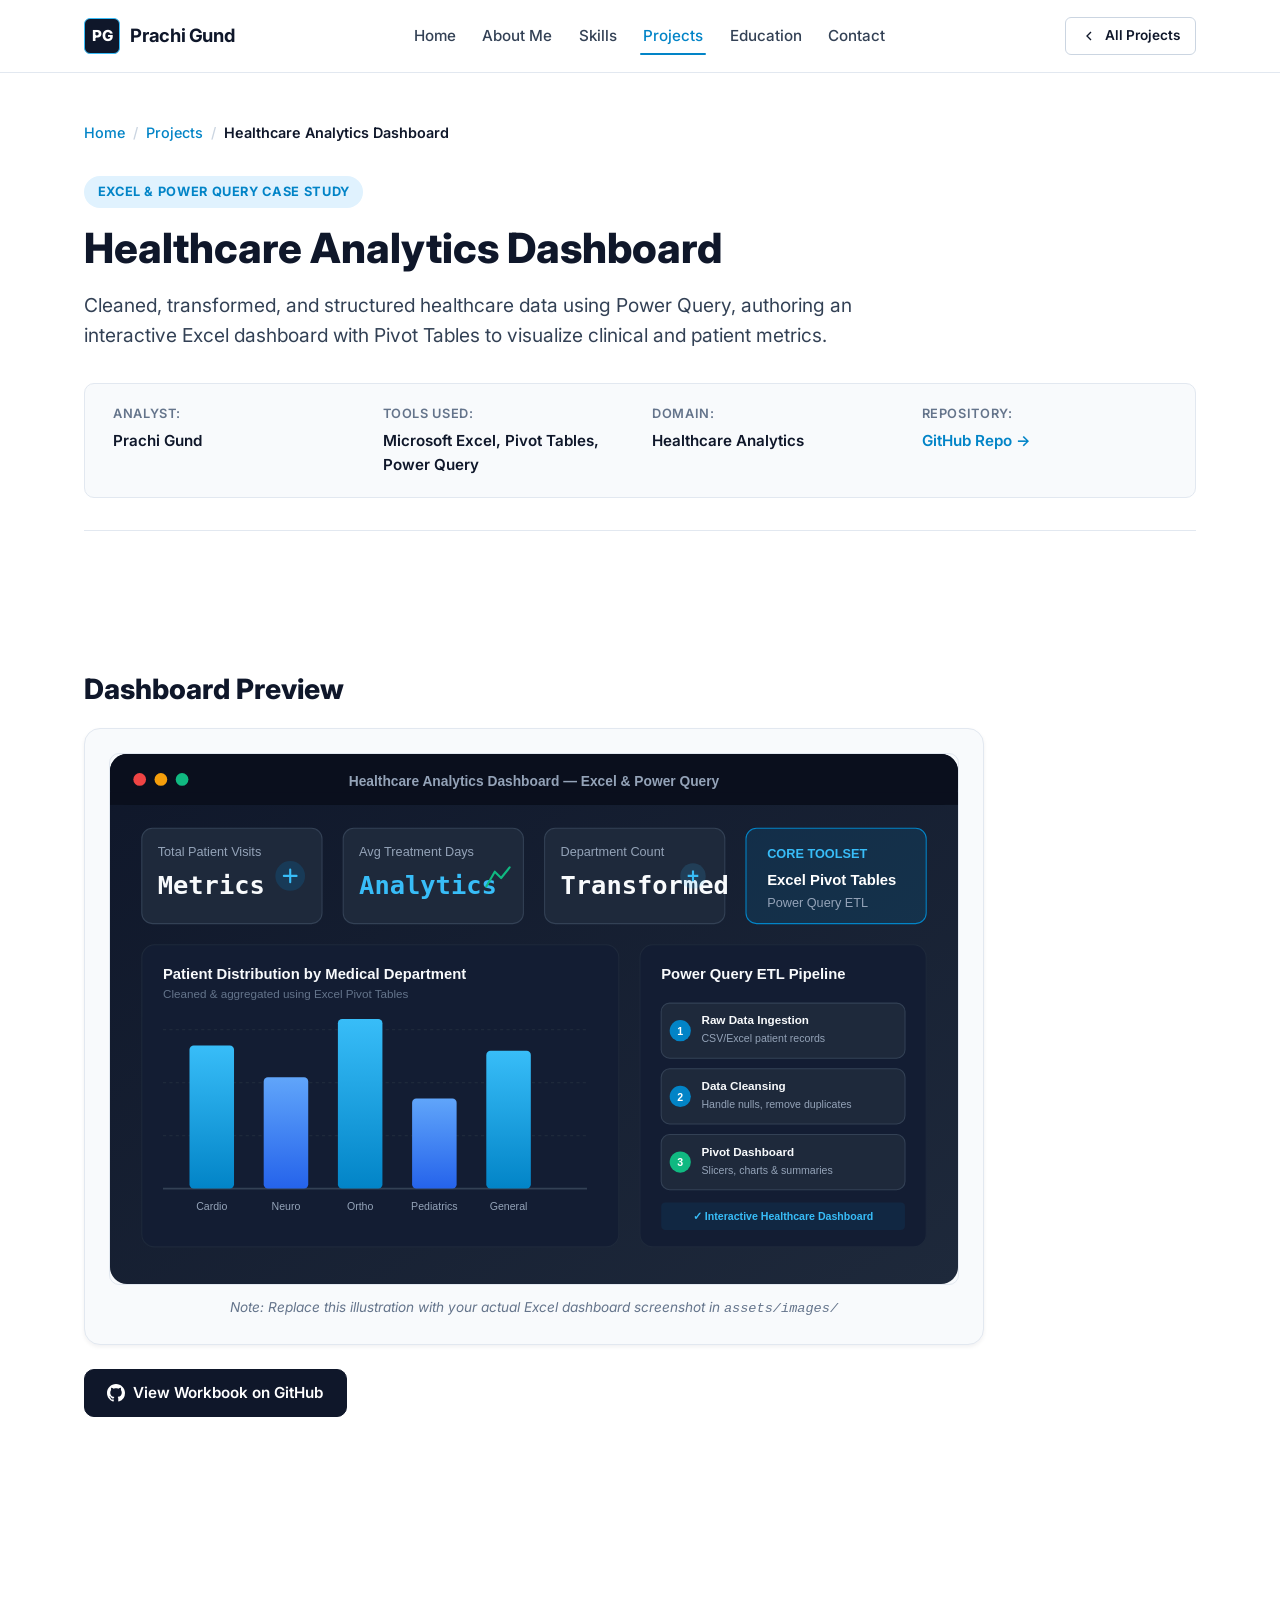
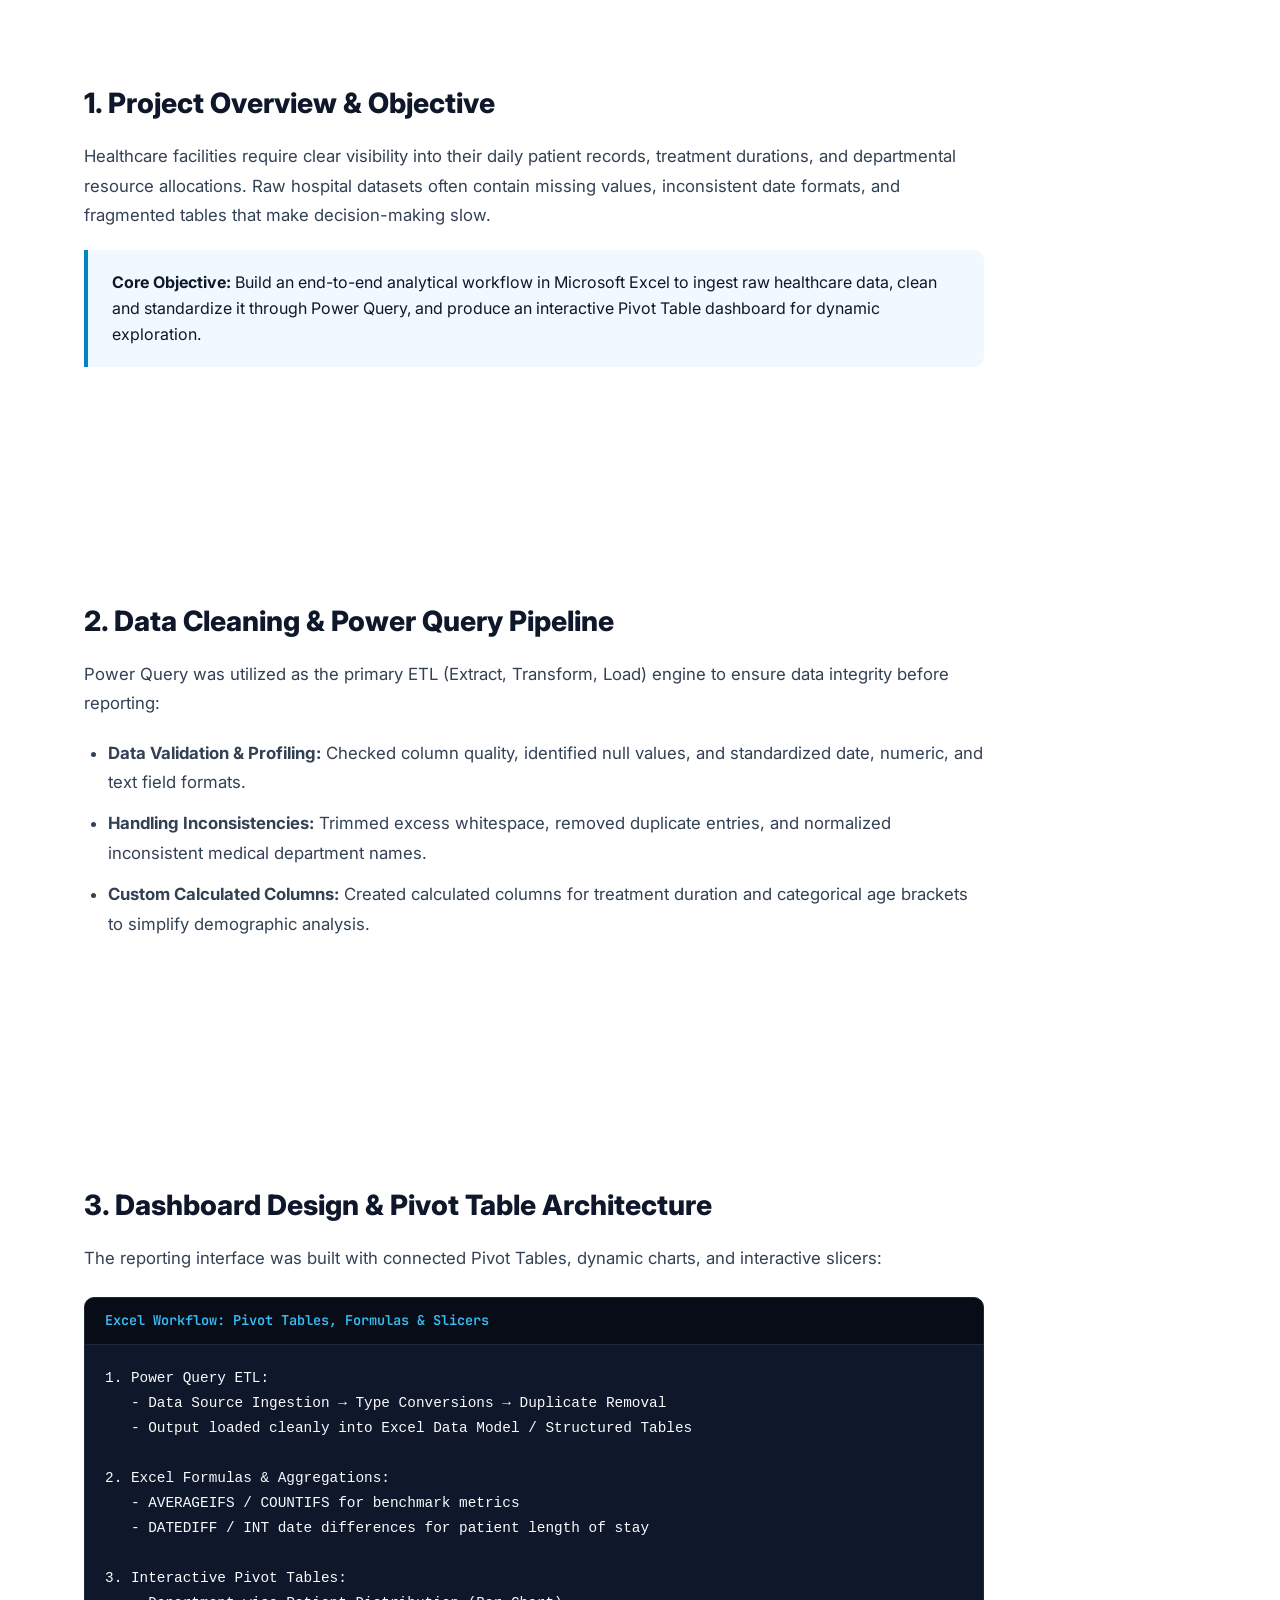
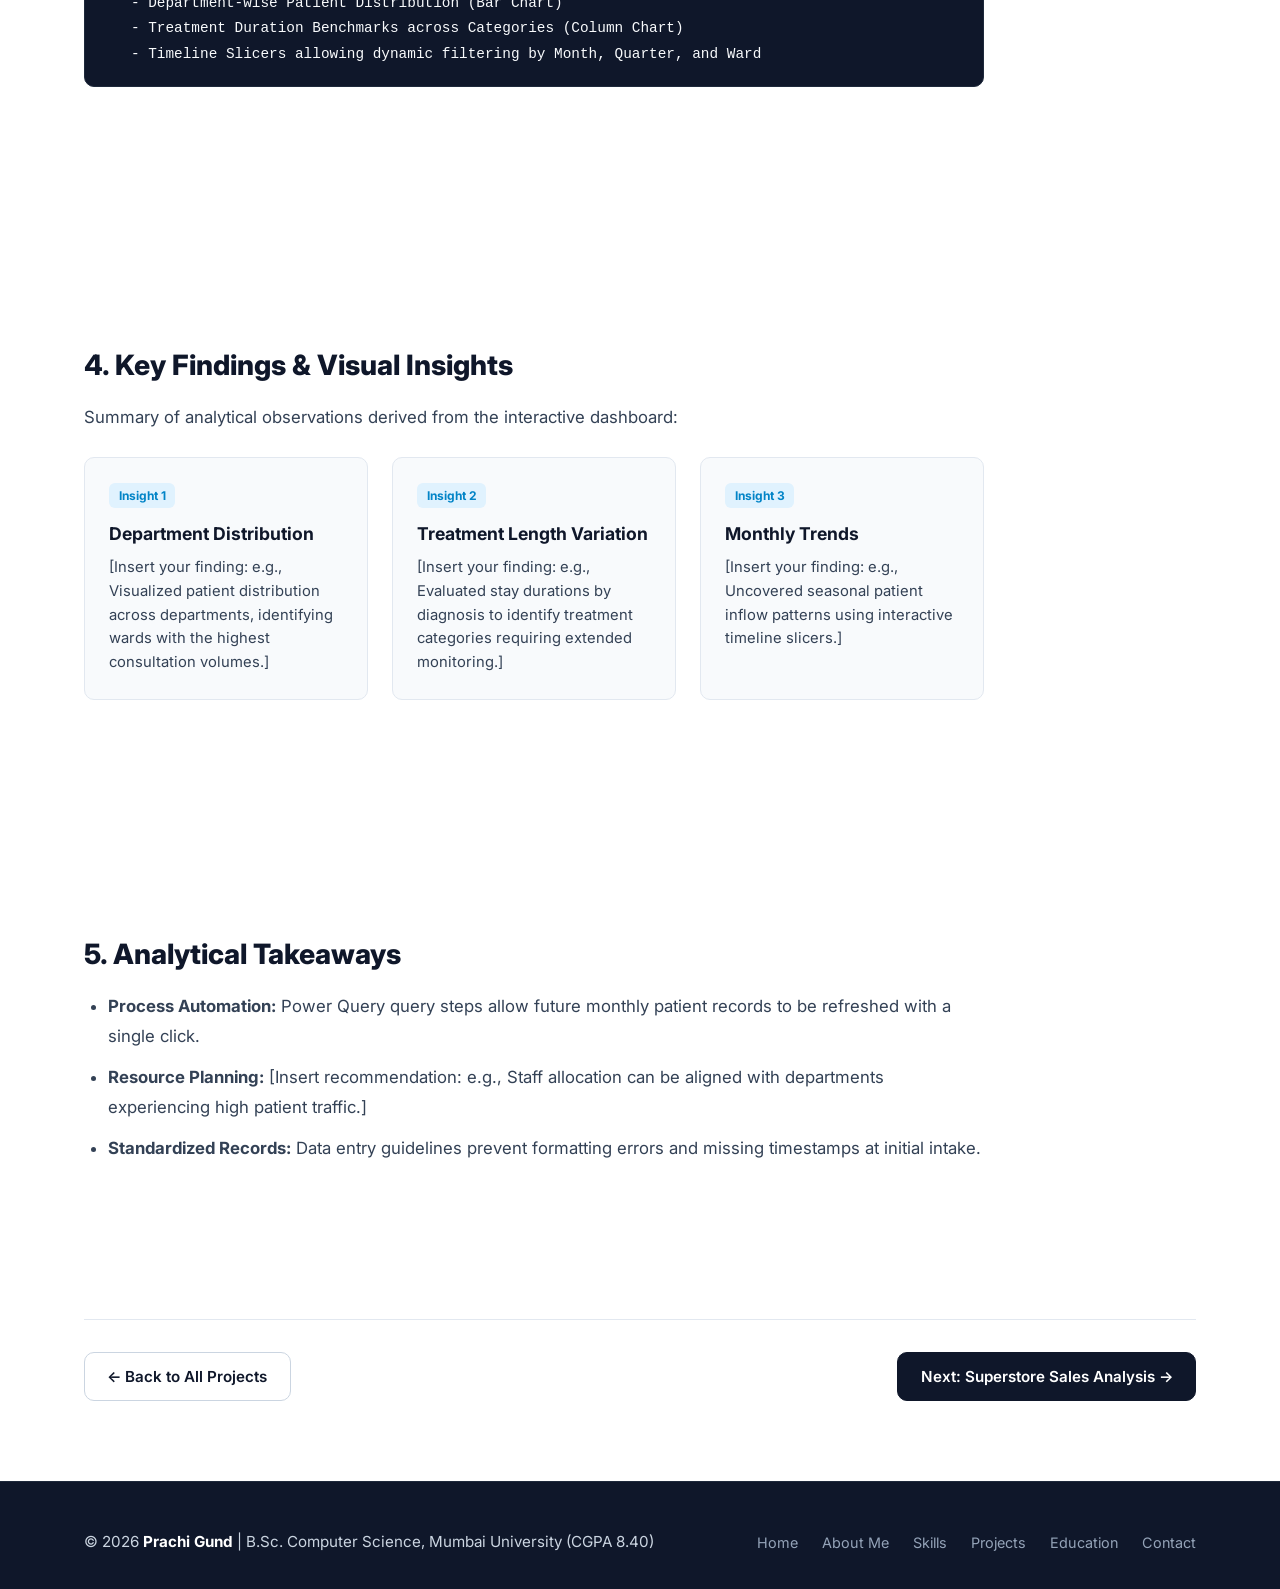
<file: project-details/healthcare-analytics/index.html>
<!DOCTYPE html>
<html lang="en">

<head>
  <meta charset="UTF-8">
  <meta name="viewport" content="width=device-width, initial-scale=1.0">
  <meta name="description" content="Healthcare Analytics Dashboard Case Study - Prachi Gund | Data Analyst Portfolio">
  <title>Healthcare Analytics Dashboard | Case Study | Prachi Gund</title>

  <!-- Favicon -->
  <link rel="icon" type="image/svg+xml" href="../../favicon.svg">

  <!-- Google Fonts: Inter & JetBrains Mono -->
  <link rel="preconnect" href="https://fonts.googleapis.com">
  <link rel="preconnect" href="https://fonts.gstatic.com" crossorigin>
  <link
    href="https://fonts.googleapis.com/css2?family=Inter:wght@300;400;500;600;700;800&family=JetBrains+Mono:wght@400;500;600&display=swap"
    rel="stylesheet">

  <!-- Stylesheets -->
  <link rel="stylesheet" href="../../css/style.css">
  <link rel="stylesheet" href="../../css/responsive.css">
</head>

<body class="case-study-page">

  <!-- ==================== TOP NAVIGATION ==================== -->
  <header class="site-header">
    <div class="container navbar">
      <a href="../../index.html" class="brand-logo" aria-label="Portfolio Home">
        <span class="brand-badge">PG</span>
        <span class="brand-name">Prachi Gund</span>
      </a>

      <nav class="nav-menu" id="navMenu">
        <a href="../../index.html#hero" class="nav-link">Home</a>
        <a href="../../index.html#about" class="nav-link">About Me</a>
        <a href="../../index.html#skills" class="nav-link">Skills</a>
        <a href="../../index.html#projects" class="nav-link active">Projects</a>
        <a href="../../index.html#education" class="nav-link">Education</a>
        <a href="../../index.html#contact" class="nav-link">Contact</a>
      </nav>

      <div class="nav-actions">
        <a href="../../index.html#projects" class="btn btn-secondary btn-sm">
          <svg width="16" height="16" viewBox="0 0 24 24" fill="none" stroke="currentColor" stroke-width="2">
            <polyline points="15 18 9 12 15 6"></polyline>
          </svg>
          <span>All Projects</span>
        </a>

        <button class="hamburger-btn" id="hamburgerBtn" aria-label="Toggle Navigation Menu" aria-expanded="false">
          <span class="hamburger-line"></span>
          <span class="hamburger-line"></span>
          <span class="hamburger-line"></span>
        </button>
      </div>
    </div>
  </header>

  <!-- ==================== CASE STUDY HEADER ==================== -->
  <main class="case-study-main">
    <div class="container">

      <!-- Breadcrumb -->
      <nav class="breadcrumb" aria-label="Breadcrumb">
        <a href="../../index.html">Home</a>
        <span class="breadcrumb-separator">/</span>
        <a href="../../index.html#projects">Projects</a>
        <span class="breadcrumb-separator">/</span>
        <span class="breadcrumb-current">Healthcare Analytics Dashboard</span>
      </nav>

      <div class="case-study-hero">
        <div class="project-pill-category">Excel &amp; Power Query Case Study</div>
        <h1 class="case-study-title">Healthcare Analytics Dashboard</h1>
        <p class="case-study-subtitle">
          Cleaned, transformed, and structured healthcare data using Power Query, authoring an interactive Excel
          dashboard with Pivot Tables to visualize clinical and patient metrics.
        </p>

        <!-- Project Metadata Strip -->
        <div class="meta-strip">
          <div class="meta-item">
            <span class="meta-label">Analyst:</span>
            <span class="meta-value">Prachi Gund</span>
          </div>
          <div class="meta-item">
            <span class="meta-label">Tools Used:</span>
            <span class="meta-value">Microsoft Excel, Pivot Tables, Power Query</span>
          </div>
          <div class="meta-item">
            <span class="meta-label">Domain:</span>
            <span class="meta-value">Healthcare Analytics</span>
          </div>
          <div class="meta-item">
            <span class="meta-label">Repository:</span>
            <span class="meta-value">
              <!-- Replace with actual GitHub URL -->
              <a href="[Insert your GitHub project URL]" target="_blank" rel="noopener noreferrer"
                class="link-external">
                GitHub Repo &rarr;
              </a>
            </span>
          </div>
        </div>
      </div>

      <!-- Main Project Content -->
      <article class="case-study-article">

        <!-- 1. Screenshot Placeholder -->
        <section class="case-study-section">
          <h2 class="article-heading">Dashboard Preview</h2>
          <div class="media-preview-box">
            <!-- Replace this SVG with your actual Excel dashboard screenshot -->
            <img src="../../assets/images/healthcare-dashboard.svg" alt="Healthcare Analytics Dashboard Preview"
              class="dashboard-img-preview">
            <div class="image-caption-note">
              <em>Note: Replace this illustration with your actual Excel dashboard screenshot in
                <code>assets/images/</code></em>
            </div>
          </div>
          <div class="action-buttons-wrap">
            <a href="[Insert your GitHub project URL]" target="_blank" rel="noopener noreferrer"
              class="btn btn-primary">
              <svg width="18" height="18" viewBox="0 0 24 24" fill="currentColor">
                <path
                  d="M12 0C5.37 0 0 5.37 0 12c0 5.31 3.435 9.795 8.205 11.385.6.105.825-.255.825-.57 0-.285-.015-1.23-.015-2.235-3.015.555-3.795-.735-4.035-1.41-.135-.345-.72-1.41-1.23-1.695-.42-.225-1.02-.78-.015-.795.945-.015 1.62.87 1.845 1.23 1.08 1.815 2.805 1.305 3.495.99.105-.78.42-1.305.765-1.605-2.67-.3-5.46-1.335-5.46-5.925 0-1.305.465-2.385 1.23-3.225-.12-.3-.54-1.53.12-3.18 0 0 1.005-.315 3.3 1.23.96-.27 1.98-.405 3-.405s2.04.135 3 .405c2.295-1.56 3.3-1.23 3.3-1.23.66 1.65.24 2.88.12 3.18.765.84 1.23 1.905 1.23 3.225 0 4.605-2.805 5.625-5.475 5.925.435.375.81 1.095.81 2.22 0 1.605-.015 2.895-.015 3.3 0 .315.225.69.825.57A12.02 12.02 0 0 0 24 12c0-6.63-5.37-12-12-12z" />
              </svg>
              <span>View Workbook on GitHub</span>
            </a>
          </div>
        </section>

        <!-- 2. Objective & Scope -->
        <section class="case-study-section">
          <h2 class="article-heading">1. Project Overview &amp; Objective</h2>
          <p class="article-text">
            Healthcare facilities require clear visibility into their daily patient records, treatment durations, and
            departmental resource allocations. Raw hospital datasets often contain missing values, inconsistent date
            formats, and fragmented tables that make decision-making slow.
          </p>
          <div class="callout-box">
            <strong>Core Objective:</strong> Build an end-to-end analytical workflow in Microsoft Excel to ingest raw
            healthcare data, clean and standardize it through Power Query, and produce an interactive Pivot Table
            dashboard for dynamic exploration.
          </div>
        </section>

        <!-- 3. Data Transformation with Power Query -->
        <section class="case-study-section">
          <h2 class="article-heading">2. Data Cleaning &amp; Power Query Pipeline</h2>
          <p class="article-text">
            Power Query was utilized as the primary ETL (Extract, Transform, Load) engine to ensure data integrity
            before reporting:
          </p>
          <ul class="article-list">
            <li><strong>Data Validation &amp; Profiling:</strong> Checked column quality, identified null values, and
              standardized date, numeric, and text field formats.</li>
            <li><strong>Handling Inconsistencies:</strong> Trimmed excess whitespace, removed duplicate entries, and
              normalized inconsistent medical department names.</li>
            <li><strong>Custom Calculated Columns:</strong> Created calculated columns for treatment duration and
              categorical age brackets to simplify demographic analysis.</li>
          </ul>
        </section>

        <!-- 4. Interactive Pivot Tables & Dashboard Visuals -->
        <section class="case-study-section">
          <h2 class="article-heading">3. Dashboard Design &amp; Pivot Table Architecture</h2>
          <p class="article-text">
            The reporting interface was built with connected Pivot Tables, dynamic charts, and interactive slicers:
          </p>

          <div class="code-card">
            <div class="code-card-header">
              <span class="code-card-title">Excel Workflow: Pivot Tables, Formulas &amp; Slicers</span>
            </div>
            <pre class="code-card-body"><code>1. Power Query ETL:
   - Data Source Ingestion &rarr; Type Conversions &rarr; Duplicate Removal
   - Output loaded cleanly into Excel Data Model / Structured Tables

2. Excel Formulas &amp; Aggregations:
   - AVERAGEIFS / COUNTIFS for benchmark metrics
   - DATEDIFF / INT date differences for patient length of stay

3. Interactive Pivot Tables:
   - Department-wise Patient Distribution (Bar Chart)
   - Treatment Duration Benchmarks across Categories (Column Chart)
   - Timeline Slicers allowing dynamic filtering by Month, Quarter, and Ward</code></pre>
          </div>
        </section>

        <!-- 5. Key Findings & Insights Placeholders -->
        <section class="case-study-section">
          <h2 class="article-heading">4. Key Findings &amp; Visual Insights</h2>
          <p class="article-text">
            Summary of analytical observations derived from the interactive dashboard:
          </p>

          <div class="findings-grid">
            <div class="finding-card">
              <div class="finding-badge">Insight 1</div>
              <h3 class="finding-title">Department Distribution</h3>
              <p class="finding-desc">
                [Insert your finding: e.g., Visualized patient distribution across departments, identifying wards with
                the highest consultation volumes.]
              </p>
            </div>

            <div class="finding-card">
              <div class="finding-badge">Insight 2</div>
              <h3 class="finding-title">Treatment Length Variation</h3>
              <p class="finding-desc">
                [Insert your finding: e.g., Evaluated stay durations by diagnosis to identify treatment categories
                requiring extended monitoring.]
              </p>
            </div>

            <div class="finding-card">
              <div class="finding-badge">Insight 3</div>
              <h3 class="finding-title">Monthly Trends</h3>
              <p class="finding-desc">
                [Insert your finding: e.g., Uncovered seasonal patient inflow patterns using interactive timeline
                slicers.]
              </p>
            </div>
          </div>
        </section>

        <!-- 6. Practical Recommendations -->
        <section class="case-study-section">
          <h2 class="article-heading">5. Analytical Takeaways</h2>
          <ul class="article-list">
            <li><strong>Process Automation:</strong> Power Query query steps allow future monthly patient records to be
              refreshed with a single click.</li>
            <li><strong>Resource Planning:</strong> [Insert recommendation: e.g., Staff allocation can be aligned with
              departments experiencing high patient traffic.]</li>
            <li><strong>Standardized Records:</strong> Data entry guidelines prevent formatting errors and missing
              timestamps at initial intake.</li>
          </ul>
        </section>

      </article>

      <!-- Back to Top / Navigation Footer -->
      <div class="case-study-footer">
        <a href="../../index.html#projects" class="btn btn-secondary">
          &larr; Back to All Projects
        </a>
        <a href="../superstore-sales-analysis/index.html" class="btn btn-primary">
          Next: Superstore Sales Analysis &rarr;
        </a>
      </div>

    </div>
  </main>

  <!-- ==================== SITE FOOTER ==================== -->
  <footer class="site-footer">
    <div class="container footer-inner">
      <div class="footer-copy">
        &copy; <span id="currentYear"></span> <strong>Prachi Gund</strong> | B.Sc. Computer Science, Mumbai University
        (CGPA 8.40)
      </div>
      <div class="footer-links">
        <a href="../../index.html#hero" class="footer-link">Home</a>
        <a href="../../index.html#about" class="footer-link">About Me</a>
        <a href="../../index.html#skills" class="footer-link">Skills</a>
        <a href="../../index.html#projects" class="footer-link">Projects</a>
        <a href="../../index.html#education" class="footer-link">Education</a>
        <a href="../../index.html#contact" class="footer-link">Contact</a>
      </div>
    </div>
  </footer>

  <script src="../../js/main.js"></script>
</body>

</html>
</file>
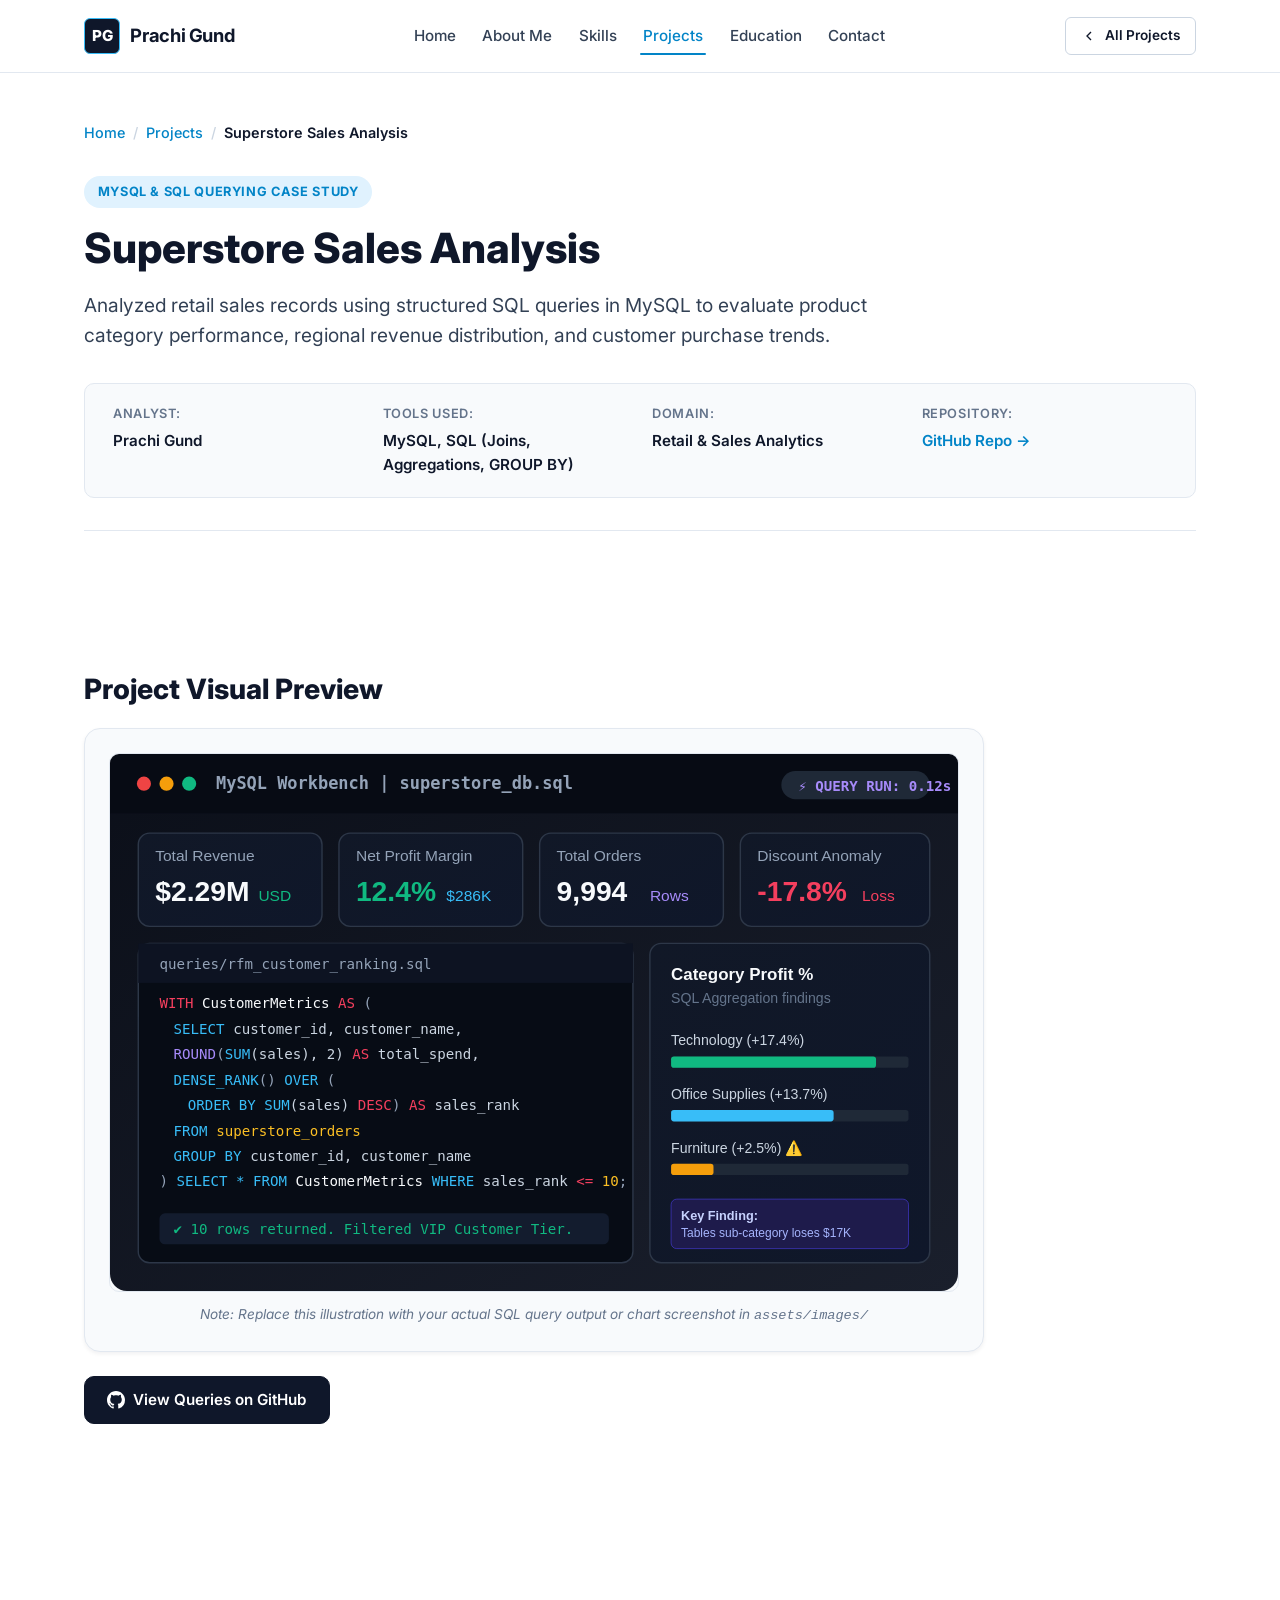
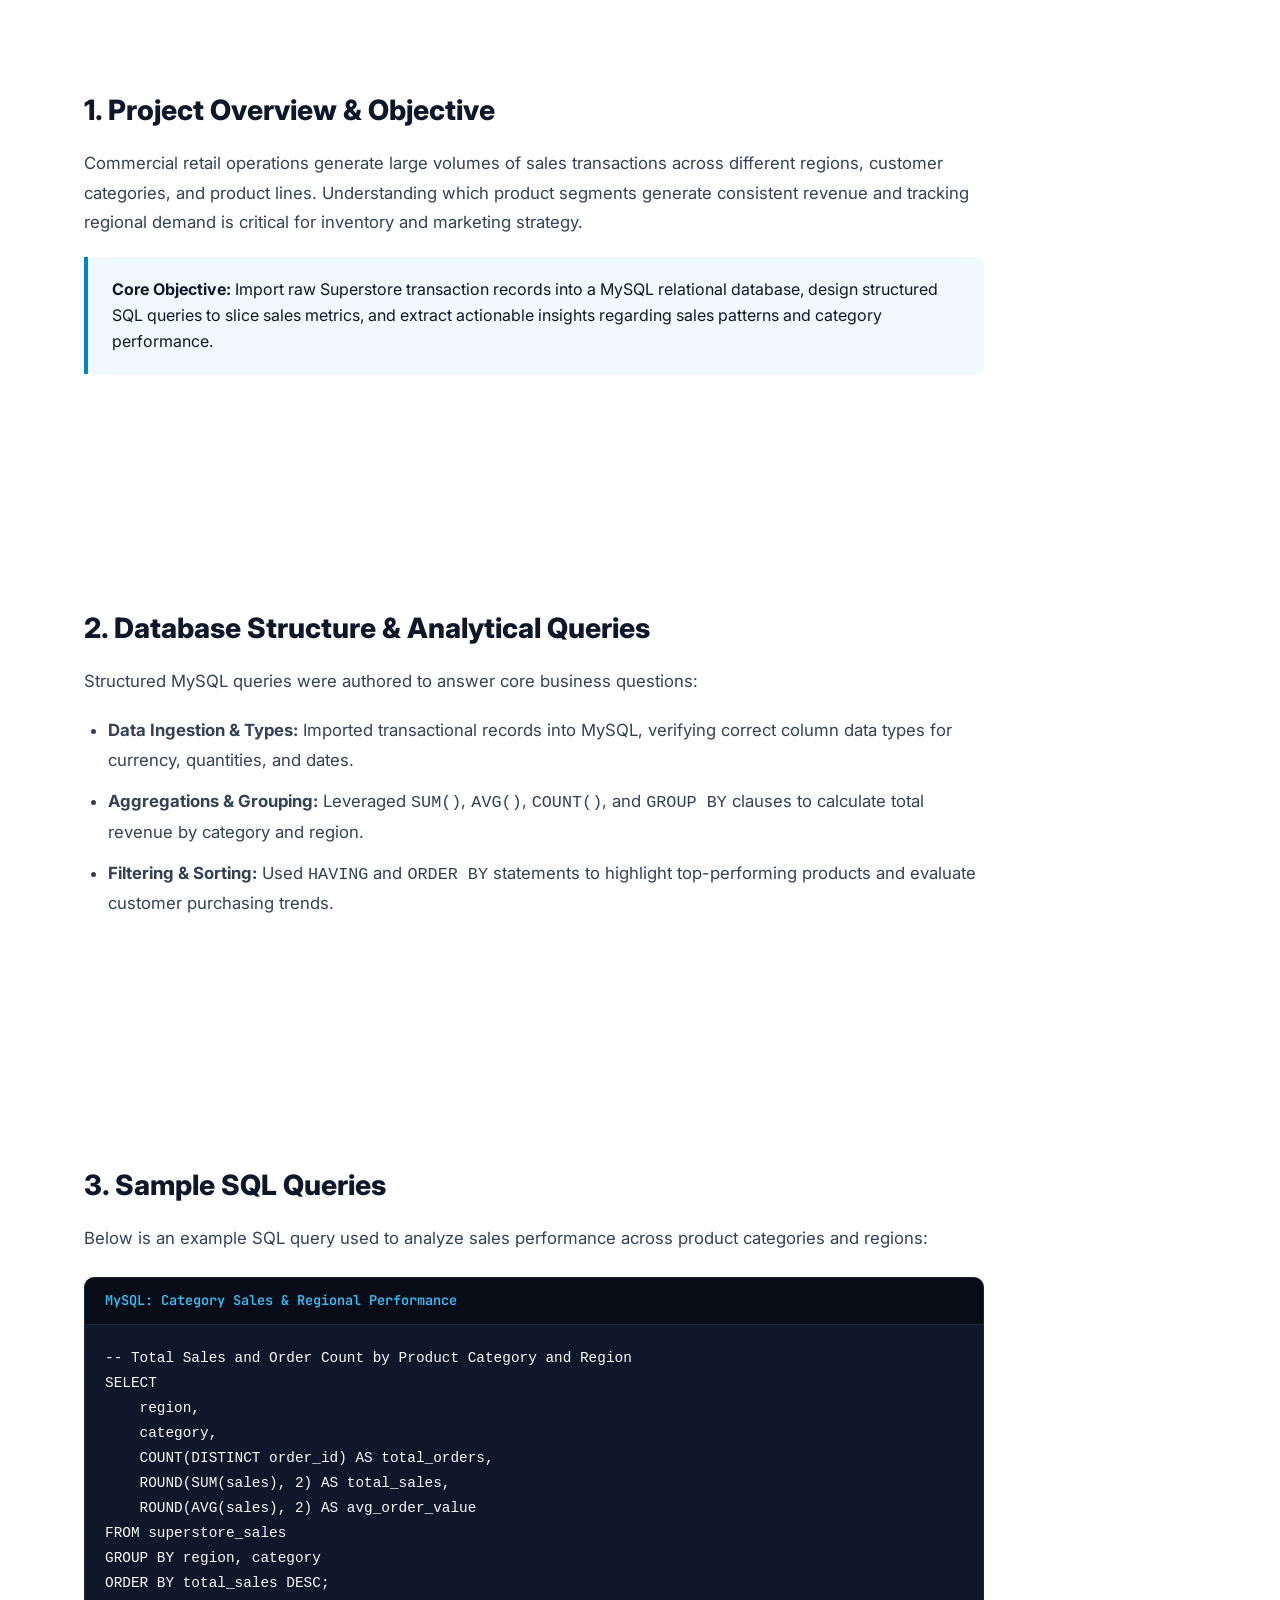
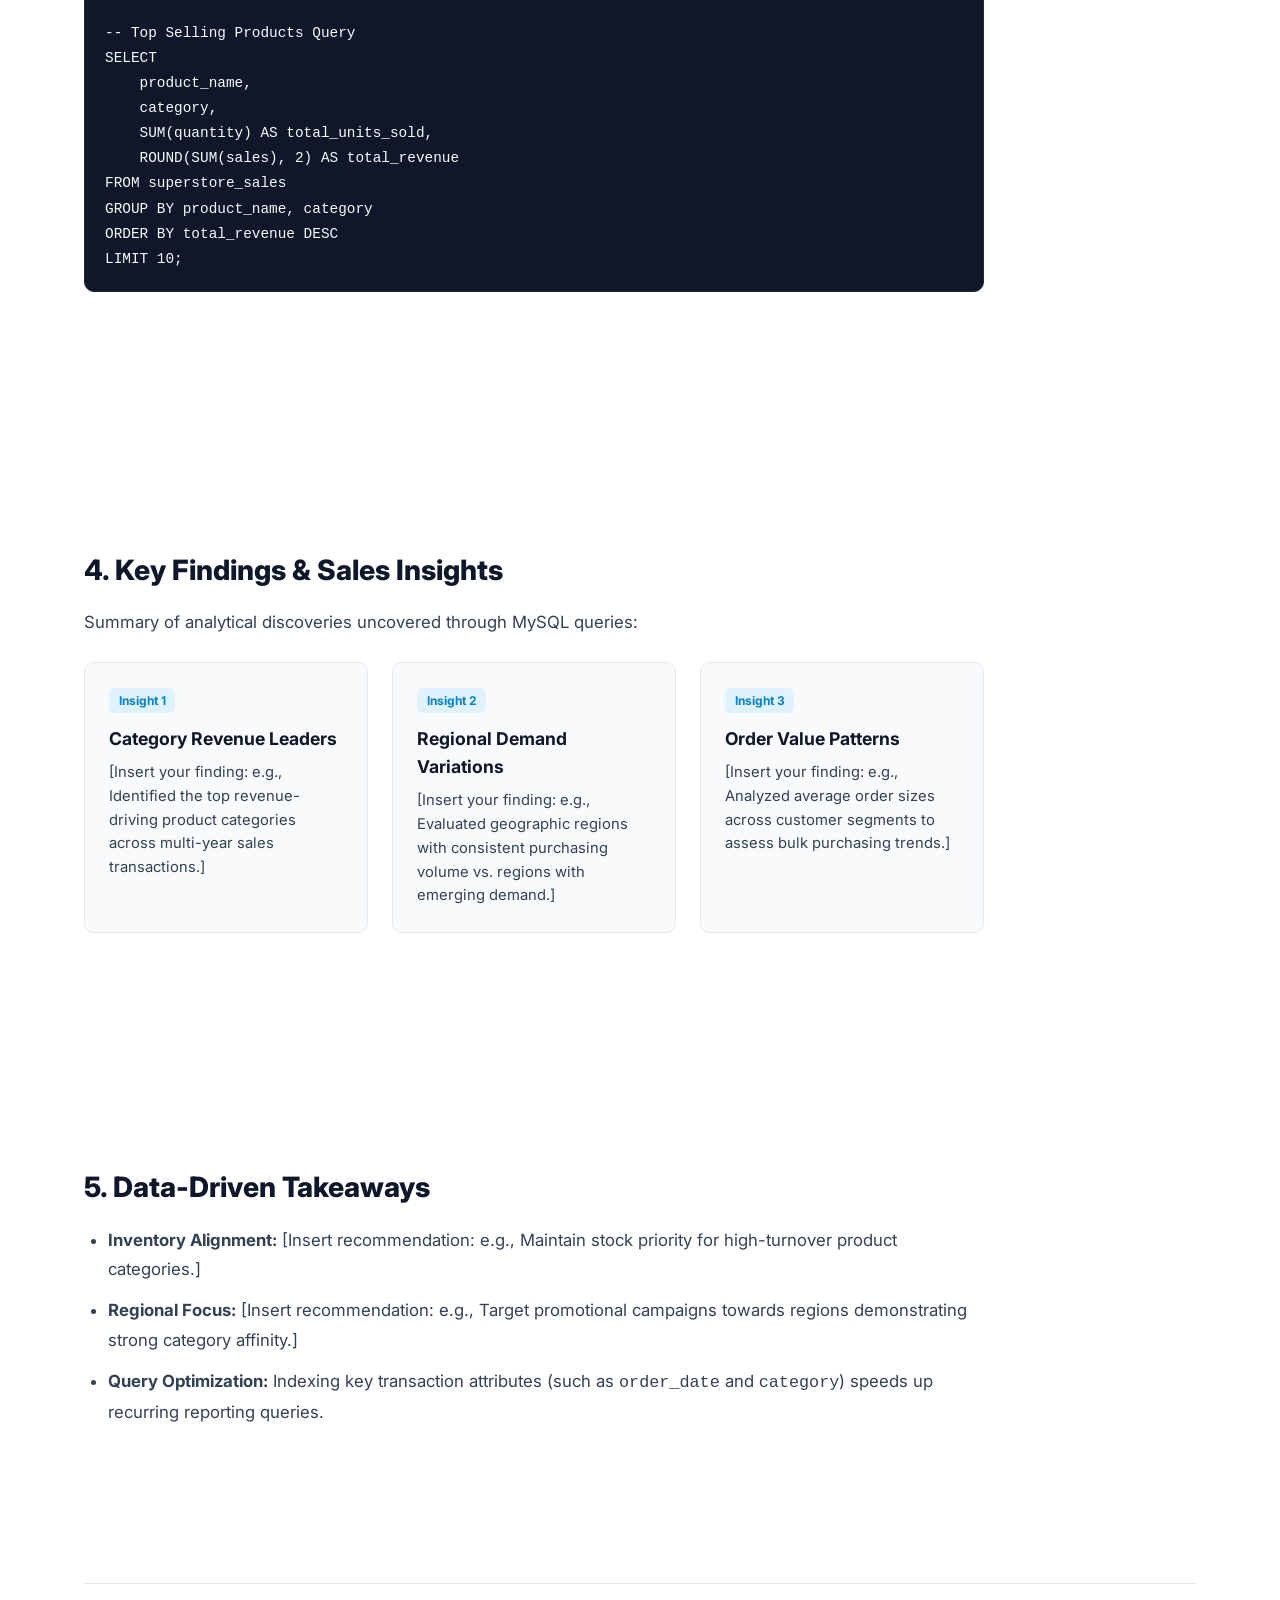
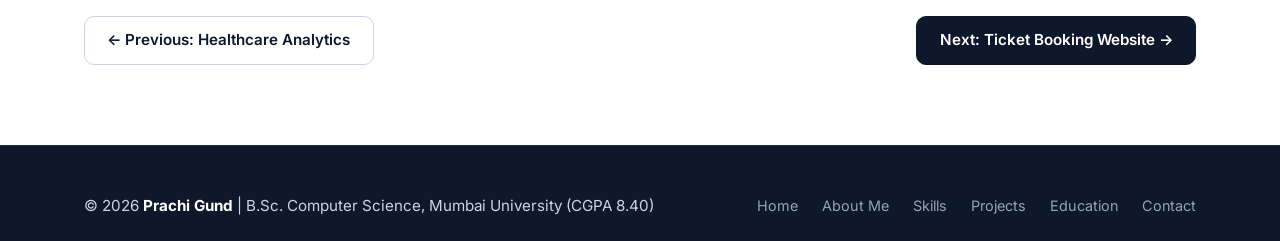
<file: project-details/superstore-sales-analysis/index.html>
<!DOCTYPE html>
<html lang="en">
<head>
  <meta charset="UTF-8">
  <meta name="viewport" content="width=device-width, initial-scale=1.0">
  <meta name="description" content="Superstore Sales Analysis Case Study - Prachi Gund | Data Analyst Portfolio">
  <title>Superstore Sales Analysis | Case Study | Prachi Gund</title>
  
  <!-- Favicon -->
  <link rel="icon" type="image/svg+xml" href="../../favicon.svg">
  
  <!-- Google Fonts: Inter & JetBrains Mono -->
  <link rel="preconnect" href="https://fonts.googleapis.com">
  <link rel="preconnect" href="https://fonts.gstatic.com" crossorigin>
  <link href="https://fonts.googleapis.com/css2?family=Inter:wght@300;400;500;600;700;800&family=JetBrains+Mono:wght@400;500;600&display=swap" rel="stylesheet">
  
  <!-- Stylesheets -->
  <link rel="stylesheet" href="../../css/style.css">
  <link rel="stylesheet" href="../../css/responsive.css">
</head>
<body class="case-study-page">

  <!-- ==================== TOP NAVIGATION ==================== -->
  <header class="site-header">
    <div class="container navbar">
      <a href="../../index.html" class="brand-logo" aria-label="Portfolio Home">
        <span class="brand-badge">PG</span>
        <span class="brand-name">Prachi Gund</span>
      </a>

      <nav class="nav-menu" id="navMenu">
        <a href="../../index.html#hero" class="nav-link">Home</a>
        <a href="../../index.html#about" class="nav-link">About Me</a>
        <a href="../../index.html#skills" class="nav-link">Skills</a>
        <a href="../../index.html#projects" class="nav-link active">Projects</a>
        <a href="../../index.html#education" class="nav-link">Education</a>
        <a href="../../index.html#contact" class="nav-link">Contact</a>
      </nav>

      <div class="nav-actions">
        <a href="../../index.html#projects" class="btn btn-secondary btn-sm">
          <svg width="16" height="16" viewBox="0 0 24 24" fill="none" stroke="currentColor" stroke-width="2">
            <polyline points="15 18 9 12 15 6"></polyline>
          </svg>
          <span>All Projects</span>
        </a>

        <button class="hamburger-btn" id="hamburgerBtn" aria-label="Toggle Navigation Menu" aria-expanded="false">
          <span class="hamburger-line"></span>
          <span class="hamburger-line"></span>
          <span class="hamburger-line"></span>
        </button>
      </div>
    </div>
  </header>

  <!-- ==================== CASE STUDY HEADER ==================== -->
  <main class="case-study-main">
    <div class="container">
      
      <!-- Breadcrumb -->
      <nav class="breadcrumb" aria-label="Breadcrumb">
        <a href="../../index.html">Home</a>
        <span class="breadcrumb-separator">/</span>
        <a href="../../index.html#projects">Projects</a>
        <span class="breadcrumb-separator">/</span>
        <span class="breadcrumb-current">Superstore Sales Analysis</span>
      </nav>

      <div class="case-study-hero">
        <div class="project-pill-category">MySQL &amp; SQL Querying Case Study</div>
        <h1 class="case-study-title">Superstore Sales Analysis</h1>
        <p class="case-study-subtitle">
          Analyzed retail sales records using structured SQL queries in MySQL to evaluate product category performance, regional revenue distribution, and customer purchase trends.
        </p>

        <!-- Project Metadata Strip -->
        <div class="meta-strip">
          <div class="meta-item">
            <span class="meta-label">Analyst:</span>
            <span class="meta-value">Prachi Gund</span>
          </div>
          <div class="meta-item">
            <span class="meta-label">Tools Used:</span>
            <span class="meta-value">MySQL, SQL (Joins, Aggregations, GROUP BY)</span>
          </div>
          <div class="meta-item">
            <span class="meta-label">Domain:</span>
            <span class="meta-value">Retail &amp; Sales Analytics</span>
          </div>
          <div class="meta-item">
            <span class="meta-label">Repository:</span>
            <span class="meta-value">
              <a href="[Insert your GitHub project URL]" target="_blank" rel="noopener noreferrer" class="link-external">
                GitHub Repo &rarr;
              </a>
            </span>
          </div>
        </div>
      </div>

      <!-- Main Project Content -->
      <article class="case-study-article">

        <!-- 1. Screenshot Placeholder -->
        <section class="case-study-section">
          <h2 class="article-heading">Project Visual Preview</h2>
          <div class="media-preview-box">
            <!-- Replace this SVG with your actual query output or visualization screenshot -->
            <img src="../../assets/images/superstore-sql.svg" alt="Superstore Sales SQL Analysis Preview" class="dashboard-img-preview">
            <div class="image-caption-note">
              <em>Note: Replace this illustration with your actual SQL query output or chart screenshot in <code>assets/images/</code></em>
            </div>
          </div>
          <div class="action-buttons-wrap">
            <a href="[Insert your GitHub project URL]" target="_blank" rel="noopener noreferrer" class="btn btn-primary">
              <svg width="18" height="18" viewBox="0 0 24 24" fill="currentColor">
                <path d="M12 0C5.37 0 0 5.37 0 12c0 5.31 3.435 9.795 8.205 11.385.6.105.825-.255.825-.57 0-.285-.015-1.23-.015-2.235-3.015.555-3.795-.735-4.035-1.41-.135-.345-.72-1.41-1.23-1.695-.42-.225-1.02-.78-.015-.795.945-.015 1.62.87 1.845 1.23 1.08 1.815 2.805 1.305 3.495.99.105-.78.42-1.305.765-1.605-2.67-.3-5.46-1.335-5.46-5.925 0-1.305.465-2.385 1.23-3.225-.12-.3-.54-1.53.12-3.18 0 0 1.005-.315 3.3 1.23.96-.27 1.98-.405 3-.405s2.04.135 3 .405c2.295-1.56 3.3-1.23 3.3-1.23.66 1.65.24 2.88.12 3.18.765.84 1.23 1.905 1.23 3.225 0 4.605-2.805 5.625-5.475 5.925.435.375.81 1.095.81 2.22 0 1.605-.015 2.895-.015 3.3 0 .315.225.69.825.57A12.02 12.02 0 0 0 24 12c0-6.63-5.37-12-12-12z"/>
              </svg>
              <span>View Queries on GitHub</span>
            </a>
          </div>
        </section>

        <!-- 2. Objective & Scope -->
        <section class="case-study-section">
          <h2 class="article-heading">1. Project Overview &amp; Objective</h2>
          <p class="article-text">
            Commercial retail operations generate large volumes of sales transactions across different regions, customer categories, and product lines. Understanding which product segments generate consistent revenue and tracking regional demand is critical for inventory and marketing strategy.
          </p>
          <div class="callout-box">
            <strong>Core Objective:</strong> Import raw Superstore transaction records into a MySQL relational database, design structured SQL queries to slice sales metrics, and extract actionable insights regarding sales patterns and category performance.
          </div>
        </section>

        <!-- 3. Database Schema & Query Methodology -->
        <section class="case-study-section">
          <h2 class="article-heading">2. Database Structure &amp; Analytical Queries</h2>
          <p class="article-text">
            Structured MySQL queries were authored to answer core business questions:
          </p>
          <ul class="article-list">
            <li><strong>Data Ingestion &amp; Types:</strong> Imported transactional records into MySQL, verifying correct column data types for currency, quantities, and dates.</li>
            <li><strong>Aggregations &amp; Grouping:</strong> Leveraged <code>SUM()</code>, <code>AVG()</code>, <code>COUNT()</code>, and <code>GROUP BY</code> clauses to calculate total revenue by category and region.</li>
            <li><strong>Filtering &amp; Sorting:</strong> Used <code>HAVING</code> and <code>ORDER BY</code> statements to highlight top-performing products and evaluate customer purchasing trends.</li>
          </ul>
        </section>

        <!-- 4. Sample SQL Code -->
        <section class="case-study-section">
          <h2 class="article-heading">3. Sample SQL Queries</h2>
          <p class="article-text">
            Below is an example SQL query used to analyze sales performance across product categories and regions:
          </p>
          
          <div class="code-card">
            <div class="code-card-header">
              <span class="code-card-title">MySQL: Category Sales &amp; Regional Performance</span>
            </div>
            <pre class="code-card-body"><code>-- Total Sales and Order Count by Product Category and Region
SELECT 
    region,
    category,
    COUNT(DISTINCT order_id) AS total_orders,
    ROUND(SUM(sales), 2) AS total_sales,
    ROUND(AVG(sales), 2) AS avg_order_value
FROM superstore_sales
GROUP BY region, category
ORDER BY total_sales DESC;

-- Top Selling Products Query
SELECT 
    product_name,
    category,
    SUM(quantity) AS total_units_sold,
    ROUND(SUM(sales), 2) AS total_revenue
FROM superstore_sales
GROUP BY product_name, category
ORDER BY total_revenue DESC
LIMIT 10;</code></pre>
          </div>
        </section>

        <!-- 5. Key Findings & Insights Placeholders -->
        <section class="case-study-section">
          <h2 class="article-heading">4. Key Findings &amp; Sales Insights</h2>
          <p class="article-text">
            Summary of analytical discoveries uncovered through MySQL queries:
          </p>
          
          <div class="findings-grid">
            <div class="finding-card">
              <div class="finding-badge">Insight 1</div>
              <h3 class="finding-title">Category Revenue Leaders</h3>
              <p class="finding-desc">
                [Insert your finding: e.g., Identified the top revenue-driving product categories across multi-year sales transactions.]
              </p>
            </div>
            
            <div class="finding-card">
              <div class="finding-badge">Insight 2</div>
              <h3 class="finding-title">Regional Demand Variations</h3>
              <p class="finding-desc">
                [Insert your finding: e.g., Evaluated geographic regions with consistent purchasing volume vs. regions with emerging demand.]
              </p>
            </div>

            <div class="finding-card">
              <div class="finding-badge">Insight 3</div>
              <h3 class="finding-title">Order Value Patterns</h3>
              <p class="finding-desc">
                [Insert your finding: e.g., Analyzed average order sizes across customer segments to assess bulk purchasing trends.]
              </p>
            </div>
          </div>
        </section>

        <!-- 6. Practical Recommendations -->
        <section class="case-study-section">
          <h2 class="article-heading">5. Data-Driven Takeaways</h2>
          <ul class="article-list">
            <li><strong>Inventory Alignment:</strong> [Insert recommendation: e.g., Maintain stock priority for high-turnover product categories.]</li>
            <li><strong>Regional Focus:</strong> [Insert recommendation: e.g., Target promotional campaigns towards regions demonstrating strong category affinity.]</li>
            <li><strong>Query Optimization:</strong> Indexing key transaction attributes (such as <code>order_date</code> and <code>category</code>) speeds up recurring reporting queries.</li>
          </ul>
        </section>

      </article>

      <!-- Back to Top / Navigation Footer -->
      <div class="case-study-footer">
        <a href="../healthcare-analytics/index.html" class="btn btn-secondary">
          &larr; Previous: Healthcare Analytics
        </a>
        <a href="../railway-bus-booking/index.html" class="btn btn-primary">
          Next: Ticket Booking Website &rarr;
        </a>
      </div>

    </div>
  </main>

  <!-- ==================== SITE FOOTER ==================== -->
  <footer class="site-footer">
    <div class="container footer-inner">
      <div class="footer-copy">
        &copy; <span id="currentYear"></span> <strong>Prachi Gund</strong> | B.Sc. Computer Science, Mumbai University (CGPA 8.40)
      </div>
      <div class="footer-links">
        <a href="../../index.html#hero" class="footer-link">Home</a>
        <a href="../../index.html#about" class="footer-link">About Me</a>
        <a href="../../index.html#skills" class="footer-link">Skills</a>
        <a href="../../index.html#projects" class="footer-link">Projects</a>
        <a href="../../index.html#education" class="footer-link">Education</a>
        <a href="../../index.html#contact" class="footer-link">Contact</a>
      </div>
    </div>
  </footer>

  <script src="../../js/main.js"></script>
</body>
</html>
</file>
<file: css/style.css>
/* ===================================================================
   DATA ANALYST PORTFOLIO - CORE STYLESHEET
   Clean White Background with Navy Blue & Light Blue Accents
   Beginner-friendly, modern, professional & zero-dependency
   =================================================================== */

/* -------------------------------------------------------------------
   1. CSS VARIABLES (DESIGN TOKENS)
   ------------------------------------------------------------------- */
:root {
  /* Background Colors (White & Off-White Palette) */
  --bg-primary: #ffffff;
  --bg-secondary: #f8fafc;
  --bg-card: #ffffff;
  --bg-subtle: #f1f5f9;
  --bg-accent-light: #f0f9ff;

  /* Navy Blue Palette (Primary, Headings & Authority) */
  --navy-darkest: #090e17;
  --navy-dark: #0f172a;
  --navy-primary: #1e3a8a;
  --navy-medium: #1e293b;
  --navy-light: #334155;

  /* Light Blue Palette (Accents, Focus & Highlights) */
  --blue-accent: #0284c7;
  --blue-accent-hover: #0369a1;
  --blue-light: #38bdf8;
  --blue-tint: #e0f2fe;
  --blue-glow: rgba(2, 132, 199, 0.15);

  /* Functional Status Colors */
  --emerald-accent: #059669;
  --emerald-tint: #ecfdf5;

  /* Typography Colors */
  --text-primary: #0f172a;
  --text-secondary: #334155;
  --text-muted: #64748b;
  --text-on-navy: #ffffff;

  /* Borders & Dividers */
  --border-light: #e2e8f0;
  --border-medium: #cbd5e1;
  --border-focus: #0284c7;

  /* Shadows */
  --shadow-xs: 0 1px 2px rgba(15, 23, 42, 0.05);
  --shadow-sm: 0 2px 4px rgba(15, 23, 42, 0.06);
  --shadow-md: 0 6px 16px -2px rgba(15, 23, 42, 0.08);
  --shadow-lg: 0 12px 28px -4px rgba(15, 23, 42, 0.10);
  --shadow-hover: 0 16px 32px -6px rgba(2, 132, 199, 0.12);

  /* Radii */
  --radius-sm: 6px;
  --radius-md: 10px;
  --radius-lg: 16px;
  --radius-full: 9999px;

  /* Typography Stacks */
  --font-sans: 'Inter', -apple-system, BlinkMacSystemFont, 'Segoe UI', Roboto, Helvetica, Arial, sans-serif;
  --font-mono: 'JetBrains Mono', 'Fira Code', 'Courier New', monospace;

  /* Container Max Width */
  --container-width: 1160px;
  --transition-speed: 0.25s ease;
}

/* -------------------------------------------------------------------
   2. GLOBAL RESET & BASE STYLES
   ------------------------------------------------------------------- */
*, *::before, *::after {
  box-sizing: border-box;
  margin: 0;
  padding: 0;
}

html {
  font-family: var(--font-sans);
  font-size: 16px;
  color: var(--text-primary);
  background-color: var(--bg-primary);
  scroll-behavior: smooth;
  -webkit-text-size-adjust: 100%;
}

body {
  line-height: 1.6;
  background-color: var(--bg-primary);
  color: var(--text-secondary);
  overflow-x: hidden;
}

img, svg {
  display: block;
  max-width: 100%;
  height: auto;
}

a {
  color: var(--blue-accent);
  text-decoration: none;
  transition: color var(--transition-speed);
}

a:hover {
  color: var(--blue-accent-hover);
}

button {
  cursor: pointer;
  border: none;
  background: none;
  font-family: inherit;
}

/* -------------------------------------------------------------------
   3. LAYOUT & CONTAINERS
   ------------------------------------------------------------------- */
.container {
  width: 100%;
  max-width: var(--container-width);
  margin-left: auto;
  margin-right: auto;
  padding-left: 1.5rem;
  padding-right: 1.5rem;
}

section {
  padding: 5.5rem 0;
  position: relative;
}

/* Section Header Typography */
.section-header {
  text-align: center;
  max-width: 680px;
  margin: 0 auto 3.5rem auto;
}

.section-tag {
  display: inline-block;
  padding: 0.35rem 0.9rem;
  background-color: var(--blue-tint);
  color: var(--blue-accent);
  font-size: 0.85rem;
  font-weight: 700;
  text-transform: uppercase;
  letter-spacing: 0.08em;
  border-radius: var(--radius-full);
  margin-bottom: 0.85rem;
  border: 1px solid var(--border-light);
}

.section-title {
  font-size: 2.25rem;
  font-weight: 800;
  color: var(--navy-dark);
  line-height: 1.25;
  margin-bottom: 1rem;
}

.section-desc {
  font-size: 1.05rem;
  color: var(--text-muted);
  line-height: 1.6;
}

/* -------------------------------------------------------------------
   4. NAVIGATION BAR (NAVBAR)
   ------------------------------------------------------------------- */
.site-header {
  position: sticky;
  top: 0;
  z-index: 100;
  background-color: rgba(255, 255, 255, 0.95);
  backdrop-filter: blur(10px);
  border-bottom: 1px solid var(--border-light);
  transition: all var(--transition-speed);
}

.navbar {
  display: flex;
  align-items: center;
  justify-content: space-between;
  height: 4.5rem;
}

.brand-logo {
  display: flex;
  align-items: center;
  gap: 0.65rem;
  text-decoration: none;
}

.brand-badge {
  display: flex;
  align-items: center;
  justify-content: center;
  width: 2.25rem;
  height: 2.25rem;
  background-color: var(--navy-dark);
  color: #ffffff;
  font-weight: 800;
  font-size: 0.95rem;
  border-radius: var(--radius-sm);
  border: 1px solid var(--blue-light);
}

.brand-name {
  font-size: 1.15rem;
  font-weight: 700;
  color: var(--navy-dark);
  letter-spacing: -0.02em;
}

.brand-tag {
  color: var(--blue-accent);
}

.nav-menu {
  display: flex;
  align-items: center;
  gap: 1.5rem;
}

.nav-link {
  font-size: 0.95rem;
  font-weight: 500;
  color: var(--text-secondary);
  padding: 0.4rem 0.2rem;
  position: relative;
  transition: color var(--transition-speed);
}

.nav-link:hover,
.nav-link.active {
  color: var(--blue-accent);
}

.nav-link.active::after {
  content: '';
  position: absolute;
  bottom: 0;
  left: 0;
  width: 100%;
  height: 2px;
  background-color: var(--blue-accent);
  border-radius: var(--radius-full);
}

.nav-actions {
  display: flex;
  align-items: center;
  gap: 1rem;
}

/* Mobile Hamburger Button (Accessible 44px tap target) */
.hamburger-btn {
  display: none;
  flex-direction: column;
  justify-content: space-between;
  width: 44px;
  height: 44px;
  background: transparent;
  border: none;
  cursor: pointer;
  padding: 11px 8px;
  border-radius: var(--radius-sm);
  transition: background-color var(--transition-speed);
}

.hamburger-line {
  display: block;
  width: 100%;
  height: 2.5px;
  background-color: var(--navy-dark);
  border-radius: 2px;
  transition: transform var(--transition-speed), opacity var(--transition-speed);
}

/* -------------------------------------------------------------------
   5. BUTTONS & UI COMPONENTS
   ------------------------------------------------------------------- */
.btn {
  display: inline-flex;
  align-items: center;
  justify-content: center;
  gap: 0.5rem;
  font-size: 0.95rem;
  font-weight: 600;
  padding: 0.7rem 1.4rem;
  border-radius: var(--radius-md);
  text-decoration: none;
  transition: all var(--transition-speed);
  border: 1px solid transparent;
}

.btn-primary {
  background-color: var(--navy-dark);
  color: #ffffff;
  border-color: var(--navy-dark);
}

.btn-primary:hover {
  background-color: var(--blue-accent);
  border-color: var(--blue-accent);
  color: #ffffff;
  box-shadow: 0 4px 12px rgba(2, 132, 199, 0.25);
  transform: translateY(-1px);
}

.btn-secondary {
  background-color: #ffffff;
  color: var(--navy-dark);
  border-color: var(--border-medium);
}

.btn-secondary:hover {
  background-color: var(--bg-accent-light);
  border-color: var(--blue-accent);
  color: var(--blue-accent);
  transform: translateY(-1px);
}

.btn-sm {
  font-size: 0.85rem;
  padding: 0.45rem 0.95rem;
  border-radius: var(--radius-sm);
}

/* -------------------------------------------------------------------
   6. HERO SECTION
   ------------------------------------------------------------------- */
.hero-section {
  padding: 4.5rem 0 5rem 0;
  background: linear-gradient(180deg, #ffffff 0%, var(--bg-secondary) 100%);
  border-bottom: 1px solid var(--border-light);
}

.hero-grid {
  display: grid;
  grid-template-columns: 1.15fr 0.85fr;
  align-items: center;
  gap: 3.5rem;
}

.hero-badge-group {
  display: flex;
  flex-wrap: wrap;
  gap: 0.75rem;
  margin-bottom: 1.5rem;
}

.status-pill {
  display: inline-flex;
  align-items: center;
  gap: 0.5rem;
  padding: 0.35rem 0.85rem;
  background-color: var(--emerald-tint);
  color: var(--emerald-accent);
  font-size: 0.825rem;
  font-weight: 600;
  border-radius: var(--radius-full);
  border: 1px solid rgba(5, 150, 105, 0.2);
}

.pulse-dot {
  width: 8px;
  height: 8px;
  background-color: var(--emerald-accent);
  border-radius: 50%;
  animation: pulse 2s infinite;
}

@keyframes pulse {
  0% { transform: scale(0.95); box-shadow: 0 0 0 0 rgba(5, 150, 105, 0.7); }
  70% { transform: scale(1); box-shadow: 0 0 0 6px rgba(5, 150, 105, 0); }
  100% { transform: scale(0.95); box-shadow: 0 0 0 0 rgba(5, 150, 105, 0); }
}

.edu-pill {
  display: inline-flex;
  align-items: center;
  gap: 0.4rem;
  padding: 0.35rem 0.85rem;
  background-color: var(--blue-tint);
  color: var(--blue-accent);
  font-size: 0.825rem;
  font-weight: 600;
  border-radius: var(--radius-full);
  border: 1px solid var(--border-light);
}

.hero-title {
  font-size: 3rem;
  font-weight: 800;
  line-height: 1.15;
  color: var(--navy-dark);
  margin-bottom: 1.25rem;
  letter-spacing: -0.03em;
}

.hero-highlight {
  color: var(--blue-accent);
}

.hero-description {
  font-size: 1.125rem;
  line-height: 1.7;
  color: var(--text-secondary);
  margin-bottom: 2rem;
}

.hero-actions {
  display: flex;
  flex-wrap: wrap;
  gap: 1rem;
  margin-bottom: 2rem;
}

.hero-socials {
  display: flex;
  align-items: center;
  gap: 1rem;
}

.social-link {
  display: inline-flex;
  align-items: center;
  justify-content: center;
  width: 2.5rem;
  height: 2.5rem;
  background-color: #ffffff;
  color: var(--navy-dark);
  border-radius: var(--radius-md);
  border: 1px solid var(--border-medium);
  transition: all var(--transition-speed);
}

.social-link:hover {
  background-color: var(--blue-tint);
  color: var(--blue-accent);
  border-color: var(--blue-accent);
  transform: translateY(-2px);
}

.hero-visual {
  display: flex;
  justify-content: center;
  align-items: center;
}

.profile-photo-card {
  position: relative;
  width: 100%;
  max-width: 340px;
  margin: 0 auto;
}

.profile-photo-frame {
  position: relative;
  border-radius: 20px;
  overflow: hidden;
  box-shadow: 0 20px 45px -12px rgba(15, 23, 42, 0.2), 0 0 0 1px rgba(226, 232, 240, 0.9);
  background: #ffffff;
  padding: 0.65rem;
  transition: transform var(--transition-speed), box-shadow var(--transition-speed);
}

.profile-photo-frame:hover {
  transform: translateY(-4px);
  box-shadow: 0 28px 55px -14px rgba(2, 132, 199, 0.25), 0 0 0 2px var(--blue-accent);
}

.profile-photo-img {
  width: 100%;
  height: auto;
  aspect-ratio: 935 / 1024;
  object-fit: cover;
  object-position: top center;
  border-radius: 14px;
  display: block;
}

.profile-photo-badge {
  position: absolute;
  bottom: 1.5rem;
  left: 50%;
  transform: translateX(-50%);
  display: inline-flex;
  align-items: center;
  gap: 0.5rem;
  padding: 0.5rem 1.15rem;
  background-color: rgba(15, 23, 42, 0.92);
  backdrop-filter: blur(8px);
  color: #ffffff;
  font-size: 0.825rem;
  font-weight: 600;
  border-radius: var(--radius-full);
  border: 1px solid rgba(56, 189, 248, 0.4);
  white-space: nowrap;
  box-shadow: 0 10px 20px rgba(0, 0, 0, 0.25);
}

.profile-photo-badge .badge-dot {
  width: 8px;
  height: 8px;
  background-color: #38BDF8;
  border-radius: 50%;
  box-shadow: 0 0 8px #38BDF8;
}

.avatar-wrapper {
  position: relative;
  width: 100%;
  max-width: 380px;
  padding: 1.5rem;
  background-color: #ffffff;
  border-radius: var(--radius-lg);
  border: 1px solid var(--border-light);
  box-shadow: var(--shadow-lg);
}

.avatar-img {
  width: 100%;
  border-radius: var(--radius-md);
}

/* Hero Highlights Strip */
.hero-highlights-strip {
  display: grid;
  grid-template-columns: repeat(4, 1fr);
  gap: 1.25rem;
  margin-top: 3.5rem;
  padding: 1.5rem 1.75rem;
  background-color: #ffffff;
  border: 1px solid var(--border-light);
  border-radius: var(--radius-lg);
  box-shadow: var(--shadow-sm);
}

.highlight-item {
  display: flex;
  flex-direction: column;
  padding: 0 0.75rem;
  border-right: 1px solid var(--border-light);
}

.highlight-item:last-child {
  border-right: none;
}

.highlight-val {
  font-size: 1.25rem;
  font-weight: 800;
  color: var(--navy-dark);
  line-height: 1.2;
}

.highlight-label {
  font-size: 0.8rem;
  font-weight: 500;
  color: var(--text-muted);
  margin-top: 0.35rem;
}

/* Copy Email Button */
.copy-email-btn {
  display: inline-flex;
  align-items: center;
  gap: 0.45rem;
  padding: 0.4rem 0.85rem;
  background-color: var(--blue-tint);
  color: var(--blue-accent);
  border: 1px solid rgba(2, 132, 199, 0.25);
  border-radius: var(--radius-sm);
  font-size: 0.825rem;
  font-weight: 600;
  cursor: pointer;
  transition: all var(--transition-speed);
}

.copy-email-btn:hover {
  background-color: var(--blue-accent);
  color: #ffffff;
}

/* Workflow / Methodology Section */
.workflow-section {
  background-color: #ffffff;
  border-bottom: 1px solid var(--border-light);
}

.workflow-grid {
  display: grid;
  grid-template-columns: repeat(4, 1fr);
  gap: 1.5rem;
}

.workflow-card {
  background-color: var(--bg-secondary);
  border: 1px solid var(--border-light);
  border-radius: var(--radius-lg);
  padding: 2rem 1.5rem;
  position: relative;
  transition: all var(--transition-speed);
  display: flex;
  flex-direction: column;
}

.workflow-card:hover {
  transform: translateY(-4px);
  border-color: var(--blue-accent);
  box-shadow: var(--shadow-hover);
  background-color: #ffffff;
}

.workflow-step-num {
  font-family: var(--font-mono);
  font-size: 1.75rem;
  font-weight: 800;
  color: var(--blue-accent);
  margin-bottom: 1rem;
  display: flex;
  align-items: center;
  gap: 0.5rem;
}

.workflow-step-title {
  font-size: 1.1rem;
  font-weight: 700;
  color: var(--navy-dark);
  margin-bottom: 0.75rem;
  line-height: 1.35;
}

.workflow-step-desc {
  font-size: 0.9rem;
  color: var(--text-secondary);
  line-height: 1.6;
}

/* Project Feature List */
.project-feature-list {
  list-style: none;
  padding: 0;
  margin: 0 0 1.25rem 0;
  display: flex;
  flex-direction: column;
  gap: 0.45rem;
}

.project-feature-item {
  display: flex;
  align-items: center;
  gap: 0.5rem;
  font-size: 0.85rem;
  color: var(--navy-dark);
  font-weight: 500;
}

.feature-check-icon {
  color: var(--blue-accent);
  flex-shrink: 0;
}

/* Toast Notification */
.toast-notification {
  position: fixed;
  bottom: 2rem;
  left: 50%;
  transform: translateX(-50%) translateY(100px);
  background-color: var(--navy-dark);
  color: #ffffff;
  padding: 0.85rem 1.75rem;
  border-radius: var(--radius-full);
  box-shadow: var(--shadow-lg);
  font-size: 0.9rem;
  font-weight: 600;
  display: flex;
  align-items: center;
  gap: 0.65rem;
  z-index: 999;
  opacity: 0;
  visibility: hidden;
  transition: all 0.3s cubic-bezier(0.16, 1, 0.3, 1);
  border: 1px solid var(--blue-light);
}

.toast-notification.show {
  transform: translateX(-50%) translateY(0);
  opacity: 1;
  visibility: visible;
}

/* -------------------------------------------------------------------
   7. ABOUT ME SECTION
   ------------------------------------------------------------------- */
.about-section {
  background-color: #ffffff;
}

.about-grid {
  display: grid;
  grid-template-columns: 1.2fr 0.8fr;
  gap: 3rem;
  align-items: start;
}

.about-card {
  background-color: var(--bg-secondary);
  border: 1px solid var(--border-light);
  border-radius: var(--radius-lg);
  padding: 2.5rem;
}

.about-paragraph {
  font-size: 1.05rem;
  line-height: 1.75;
  color: var(--text-secondary);
  margin-bottom: 1.25rem;
}

.about-strengths-title {
  font-size: 1.15rem;
  font-weight: 700;
  color: var(--navy-dark);
  margin-top: 2rem;
  margin-bottom: 1rem;
}

.strengths-grid {
  display: grid;
  grid-template-columns: 1fr 1fr;
  gap: 0.85rem;
}

.strength-item {
  display: flex;
  align-items: center;
  gap: 0.65rem;
  font-size: 0.95rem;
  font-weight: 500;
  color: var(--navy-dark);
}

.strength-icon {
  color: var(--blue-accent);
  flex-shrink: 0;
}

.about-profile-summary {
  background-color: #ffffff;
  border: 1px solid var(--border-light);
  border-radius: var(--radius-lg);
  padding: 2rem;
  box-shadow: var(--shadow-sm);
}

.profile-summary-header {
  display: flex;
  align-items: center;
  gap: 1rem;
  padding-bottom: 1.25rem;
  border-bottom: 1px solid var(--border-light);
  margin-bottom: 1.5rem;
}

.profile-icon-badge {
  display: flex;
  align-items: center;
  justify-content: center;
  width: 3rem;
  height: 3rem;
  border-radius: var(--radius-md);
  background-color: var(--blue-tint);
  color: var(--blue-accent);
}

.profile-summary-title {
  font-size: 1.1rem;
  font-weight: 700;
  color: var(--navy-dark);
}

.profile-summary-sub {
  font-size: 0.85rem;
  color: var(--text-muted);
}

.info-details-list {
  display: flex;
  flex-direction: column;
  gap: 1rem;
}

.info-item {
  display: flex;
  justify-content: space-between;
  font-size: 0.95rem;
  padding-bottom: 0.75rem;
  border-bottom: 1px dashed var(--border-light);
}

.info-item:last-child {
  border-bottom: none;
  padding-bottom: 0;
}

.info-label {
  color: var(--text-muted);
  font-weight: 500;
}

.info-value {
  color: var(--navy-dark);
  font-weight: 600;
  text-align: right;
}

/* -------------------------------------------------------------------
   8. TECHNICAL SKILLS SECTION
   ------------------------------------------------------------------- */
.skills-section {
  background-color: var(--bg-secondary);
  border-top: 1px solid var(--border-light);
  border-bottom: 1px solid var(--border-light);
}

.skills-grid {
  display: grid;
  grid-template-columns: repeat(3, 1fr);
  gap: 2rem;
}

.skill-category-card {
  background-color: #ffffff;
  border: 1px solid var(--border-light);
  border-radius: var(--radius-lg);
  padding: 2rem;
  box-shadow: var(--shadow-sm);
  transition: all var(--transition-speed);
}

.skill-category-card:hover {
  transform: translateY(-4px);
  box-shadow: var(--shadow-hover);
  border-color: var(--blue-accent);
}

.skill-card-header {
  display: flex;
  align-items: center;
  gap: 1rem;
  margin-bottom: 1.5rem;
  padding-bottom: 1rem;
  border-bottom: 1px solid var(--border-light);
}

.skill-cat-icon {
  display: flex;
  align-items: center;
  justify-content: center;
  width: 2.75rem;
  height: 2.75rem;
  border-radius: var(--radius-md);
  background-color: var(--bg-accent-light);
  color: var(--blue-accent);
}

.skill-cat-title {
  font-size: 1.2rem;
  font-weight: 700;
  color: var(--navy-dark);
}

.skill-tags-group {
  display: flex;
  flex-wrap: wrap;
  gap: 0.65rem;
}

.tech-tag {
  display: inline-block;
  padding: 0.45rem 0.85rem;
  font-size: 0.875rem;
  font-weight: 600;
  color: var(--navy-dark);
  background-color: var(--bg-subtle);
  border-radius: var(--radius-sm);
  border: 1px solid var(--border-light);
  transition: all var(--transition-speed);
}

.tech-tag.featured {
  background-color: var(--blue-tint);
  color: var(--blue-accent);
  border-color: rgba(2, 132, 199, 0.3);
}

.tech-tag:hover {
  border-color: var(--blue-accent);
  background-color: #ffffff;
}

/* -------------------------------------------------------------------
   9. FEATURED PROJECTS SECTION
   ------------------------------------------------------------------- */
.projects-section {
  background-color: #ffffff;
}

.projects-filter-bar {
  display: flex;
  justify-content: center;
  flex-wrap: wrap;
  gap: 0.75rem;
  margin-bottom: 2.5rem;
}

.filter-btn {
  padding: 0.5rem 1.25rem;
  font-size: 0.9rem;
  font-weight: 600;
  color: var(--text-secondary);
  background-color: var(--bg-secondary);
  border: 1px solid var(--border-medium);
  border-radius: var(--radius-full);
  transition: all var(--transition-speed);
}

.filter-btn:hover {
  color: var(--blue-accent);
  border-color: var(--blue-accent);
  background-color: var(--bg-accent-light);
}

.filter-btn.active {
  background-color: var(--navy-dark);
  color: #ffffff;
  border-color: var(--navy-dark);
}

.projects-grid {
  display: grid;
  grid-template-columns: repeat(3, 1fr);
  gap: 2rem;
}

.project-card {
  background-color: #ffffff;
  border: 1px solid var(--border-light);
  border-radius: var(--radius-lg);
  overflow: hidden;
  box-shadow: var(--shadow-sm);
  display: flex;
  flex-direction: column;
  transition: all var(--transition-speed);
}

.project-card:hover {
  transform: translateY(-5px);
  box-shadow: var(--shadow-hover);
  border-color: var(--blue-accent);
}

.project-thumbnail-wrap {
  position: relative;
  background-color: var(--bg-secondary);
  border-bottom: 1px solid var(--border-light);
  overflow: hidden;
  aspect-ratio: 16 / 10;
  display: flex;
  align-items: center;
  justify-content: center;
}

.project-thumbnail {
  width: 100%;
  height: 100%;
  object-fit: cover;
  transition: transform 0.4s ease;
}

.project-card:hover .project-thumbnail {
  transform: scale(1.03);
}

.project-tag-pill {
  position: absolute;
  top: 1rem;
  right: 1rem;
  padding: 0.3rem 0.75rem;
  font-size: 0.75rem;
  font-weight: 700;
  text-transform: uppercase;
  letter-spacing: 0.05em;
  background-color: rgba(15, 23, 42, 0.85);
  color: #ffffff;
  border-radius: var(--radius-full);
}

.project-body {
  padding: 1.75rem;
  display: flex;
  flex-direction: column;
  flex-grow: 1;
}

.project-title {
  font-size: 1.25rem;
  font-weight: 700;
  color: var(--navy-dark);
  line-height: 1.35;
  margin-bottom: 0.75rem;
}

.project-desc {
  font-size: 0.95rem;
  color: var(--text-secondary);
  line-height: 1.6;
  margin-bottom: 1.25rem;
  flex-grow: 1;
}

.project-tech-stack {
  display: flex;
  flex-wrap: wrap;
  gap: 0.45rem;
  margin-bottom: 1.5rem;
}

.tech-badge-mini {
  padding: 0.25rem 0.6rem;
  font-size: 0.75rem;
  font-weight: 600;
  border-radius: var(--radius-sm);
  background-color: var(--bg-accent-light);
  color: var(--blue-accent);
  border: 1px solid var(--border-light);
}

.project-actions {
  display: grid;
  grid-template-columns: 1fr auto;
  gap: 0.75rem;
  margin-top: auto;
}

/* -------------------------------------------------------------------
   10. EDUCATION SECTION (STANDALONE)
   ------------------------------------------------------------------- */
.education-section {
  background-color: var(--bg-secondary);
  border-top: 1px solid var(--border-light);
  border-bottom: 1px solid var(--border-light);
}

.education-card {
  max-width: 860px;
  margin: 0 auto;
  background-color: #ffffff;
  border: 1px solid var(--border-light);
  border-radius: var(--radius-lg);
  padding: 2.75rem;
  box-shadow: var(--shadow-sm);
}

.education-header {
  display: flex;
  align-items: flex-start;
  justify-content: space-between;
  gap: 1.5rem;
  padding-bottom: 1.5rem;
  border-bottom: 1px solid var(--border-light);
  margin-bottom: 1.75rem;
}

.education-title-group {
  display: flex;
  align-items: center;
  gap: 1.25rem;
}

.education-icon-wrap {
  display: flex;
  align-items: center;
  justify-content: center;
  width: 3.5rem;
  height: 3.5rem;
  background-color: var(--blue-tint);
  color: var(--blue-accent);
  border-radius: var(--radius-md);
  flex-shrink: 0;
}

.education-degree {
  font-size: 1.4rem;
  font-weight: 800;
  color: var(--navy-dark);
  line-height: 1.2;
}

.education-university {
  font-size: 1.05rem;
  font-weight: 600;
  color: var(--blue-accent);
  margin-top: 0.25rem;
}

.education-period-badge {
  padding: 0.35rem 0.85rem;
  background-color: var(--bg-subtle);
  border: 1px solid var(--border-light);
  border-radius: var(--radius-full);
  font-size: 0.85rem;
  font-weight: 600;
  color: var(--navy-dark);
  white-space: nowrap;
}

.education-content-desc {
  font-size: 1.05rem;
  line-height: 1.7;
  color: var(--text-secondary);
  margin-bottom: 1.5rem;
}

.coursework-box {
  margin-top: 1.5rem;
}

.coursework-title {
  font-size: 0.95rem;
  font-weight: 700;
  text-transform: uppercase;
  letter-spacing: 0.05em;
  color: var(--navy-dark);
  margin-bottom: 0.85rem;
}

.coursework-tags {
  display: flex;
  flex-wrap: wrap;
  gap: 0.5rem;
}

.course-tag {
  padding: 0.35rem 0.75rem;
  background-color: var(--bg-accent-light);
  color: var(--navy-dark);
  border: 1px solid var(--border-light);
  border-radius: var(--radius-sm);
  font-size: 0.85rem;
  font-weight: 500;
}

.cgpa-pill {
  display: inline-flex;
  align-items: center;
  padding: 0.25rem 0.75rem;
  background-color: var(--blue-tint);
  color: var(--blue-accent);
  font-weight: 700;
  font-size: 0.85rem;
  border-radius: var(--radius-full);
  border: 1px solid rgba(2, 132, 199, 0.25);
}

/* Certifications & Achievements Subgrid */
.edu-subgrid {
  display: grid;
  grid-template-columns: 1fr 1fr;
  gap: 1.5rem;
  margin-top: 2rem;
}

.edu-subcard {
  background-color: var(--bg-secondary);
  border: 1px solid var(--border-light);
  border-radius: var(--radius-md);
  padding: 1.5rem;
}

.edu-subtitle {
  font-size: 1.1rem;
  font-weight: 700;
  color: var(--navy-dark);
  margin-bottom: 1rem;
  display: flex;
  align-items: center;
  gap: 0.5rem;
}

.cert-list, .achievement-list {
  list-style: none;
  padding: 0;
  display: flex;
  flex-direction: column;
  gap: 0.85rem;
}

.cert-item, .achievement-item {
  display: flex;
  align-items: flex-start;
  gap: 0.75rem;
  font-size: 0.95rem;
  line-height: 1.5;
  color: var(--text-secondary);
}

.cert-icon, .achievement-icon {
  color: var(--blue-accent);
  flex-shrink: 0;
  margin-top: 0.2rem;
}

.cert-issuer {
  display: block;
  font-size: 0.825rem;
  color: var(--text-muted);
  margin-top: 0.15rem;
}

/* -------------------------------------------------------------------
   11. CONTACT SECTION
   ------------------------------------------------------------------- */
.contact-section {
  background-color: #ffffff;
}

.contact-grid {
  display: grid;
  grid-template-columns: 0.95fr 1.05fr;
  gap: 3.5rem;
  align-items: start;
}

.contact-info-card {
  background-color: var(--bg-secondary);
  border: 1px solid var(--border-light);
  border-radius: var(--radius-lg);
  padding: 2.5rem;
}

.contact-info-title {
  font-size: 1.4rem;
  font-weight: 800;
  color: var(--navy-dark);
  margin-bottom: 0.75rem;
}

.contact-info-desc {
  font-size: 1rem;
  color: var(--text-secondary);
  line-height: 1.6;
  margin-bottom: 2rem;
}

.contact-channels {
  display: flex;
  flex-direction: column;
  gap: 1.25rem;
  margin-bottom: 2rem;
}

.contact-item {
  display: flex;
  align-items: center;
  gap: 1rem;
}

.contact-item-icon {
  display: flex;
  align-items: center;
  justify-content: center;
  width: 2.75rem;
  height: 2.75rem;
  background-color: #ffffff;
  color: var(--blue-accent);
  border-radius: var(--radius-md);
  border: 1px solid var(--border-light);
  flex-shrink: 0;
}

.contact-item-label {
  font-size: 0.8rem;
  text-transform: uppercase;
  letter-spacing: 0.05em;
  color: var(--text-muted);
  font-weight: 600;
}

.contact-item-val {
  font-size: 1rem;
  font-weight: 600;
  color: var(--navy-dark);
}

.contact-form-card {
  background-color: #ffffff;
  border: 1px solid var(--border-light);
  border-radius: var(--radius-lg);
  padding: 2.5rem;
  box-shadow: var(--shadow-sm);
}

.form-group {
  margin-bottom: 1.25rem;
}

.form-label {
  display: block;
  font-size: 0.9rem;
  font-weight: 600;
  color: var(--navy-dark);
  margin-bottom: 0.4rem;
}

.form-control {
  width: 100%;
  padding: 0.75rem 1rem;
  font-family: inherit;
  font-size: 0.95rem;
  color: var(--navy-dark);
  background-color: var(--bg-secondary);
  border: 1px solid var(--border-medium);
  border-radius: var(--radius-md);
  transition: all var(--transition-speed);
}

.form-control:focus {
  outline: none;
  background-color: #ffffff;
  border-color: var(--blue-accent);
  box-shadow: 0 0 0 3px var(--blue-glow);
}

textarea.form-control {
  min-height: 120px;
  resize: vertical;
}

.form-feedback {
  margin-top: 1rem;
  padding: 0.85rem;
  border-radius: var(--radius-md);
  font-size: 0.9rem;
  font-weight: 500;
  display: none;
}

.form-feedback.success {
  display: block;
  background-color: var(--emerald-tint);
  color: var(--emerald-accent);
  border: 1px solid rgba(5, 150, 105, 0.25);
}

/* -------------------------------------------------------------------
   12. CASE STUDY PAGES STYLES
   ------------------------------------------------------------------- */
.case-study-page {
  background-color: #ffffff;
}

.case-study-main {
  padding: 3rem 0 5rem 0;
}

.breadcrumb {
  display: flex;
  align-items: center;
  gap: 0.5rem;
  font-size: 0.9rem;
  font-weight: 500;
  color: var(--text-muted);
  margin-bottom: 2rem;
}

.breadcrumb-separator {
  color: var(--border-medium);
}

.breadcrumb-current {
  color: var(--navy-dark);
  font-weight: 600;
}

.case-study-hero {
  margin-bottom: 3rem;
  padding-bottom: 2rem;
  border-bottom: 1px solid var(--border-light);
}

.project-pill-category {
  display: inline-block;
  padding: 0.35rem 0.85rem;
  background-color: var(--blue-tint);
  color: var(--blue-accent);
  font-size: 0.8rem;
  font-weight: 700;
  text-transform: uppercase;
  letter-spacing: 0.05em;
  border-radius: var(--radius-full);
  margin-bottom: 1rem;
}

.case-study-title {
  font-size: 2.75rem;
  font-weight: 800;
  color: var(--navy-dark);
  line-height: 1.2;
  margin-bottom: 1rem;
}

.case-study-subtitle {
  font-size: 1.2rem;
  line-height: 1.6;
  color: var(--text-secondary);
  max-width: 820px;
  margin-bottom: 2rem;
}

.meta-strip {
  display: grid;
  grid-template-columns: repeat(4, 1fr);
  gap: 1.5rem;
  background-color: var(--bg-secondary);
  border: 1px solid var(--border-light);
  border-radius: var(--radius-md);
  padding: 1.25rem 1.75rem;
}

.meta-item {
  display: flex;
  flex-direction: column;
  gap: 0.25rem;
}

.meta-label {
  font-size: 0.8rem;
  text-transform: uppercase;
  letter-spacing: 0.05em;
  color: var(--text-muted);
  font-weight: 600;
}

.meta-value {
  font-size: 0.95rem;
  font-weight: 600;
  color: var(--navy-dark);
}

.case-study-article {
  max-width: 900px;
}

.case-study-section {
  margin-bottom: 3.5rem;
}

.article-heading {
  font-size: 1.75rem;
  font-weight: 800;
  color: var(--navy-dark);
  margin-bottom: 1rem;
}

.article-text {
  font-size: 1.05rem;
  line-height: 1.75;
  color: var(--text-secondary);
  margin-bottom: 1.25rem;
}

.media-preview-box {
  background-color: var(--bg-secondary);
  border: 1px solid var(--border-light);
  border-radius: var(--radius-lg);
  padding: 1.5rem;
  margin-bottom: 1.5rem;
  box-shadow: var(--shadow-sm);
}

.dashboard-img-preview {
  width: 100%;
  border-radius: var(--radius-md);
  border: 1px solid var(--border-light);
}

.image-caption-note {
  font-size: 0.85rem;
  color: var(--text-muted);
  text-align: center;
  margin-top: 0.75rem;
}

.action-buttons-wrap {
  display: flex;
  gap: 1rem;
  margin-bottom: 2rem;
}

.callout-box {
  background-color: var(--bg-accent-light);
  border-left: 4px solid var(--blue-accent);
  padding: 1.25rem 1.5rem;
  border-radius: 0 var(--radius-md) var(--radius-md) 0;
  font-size: 1rem;
  color: var(--navy-dark);
  line-height: 1.6;
}

.article-list {
  padding-left: 1.5rem;
  font-size: 1.05rem;
  line-height: 1.75;
  color: var(--text-secondary);
}

.article-list li {
  margin-bottom: 0.75rem;
}

/* Code Display Card */
.code-card {
  background-color: var(--navy-dark);
  border-radius: var(--radius-md);
  overflow: hidden;
  margin: 1.5rem 0;
  border: 1px solid var(--navy-medium);
}

.code-card-header {
  background-color: #070c16;
  padding: 0.75rem 1.25rem;
  display: flex;
  align-items: center;
  justify-content: space-between;
  border-bottom: 1px solid var(--navy-medium);
}

.code-card-title {
  color: var(--blue-light);
  font-family: var(--font-mono);
  font-size: 0.85rem;
  font-weight: 600;
}

.code-card-body {
  padding: 1.25rem;
  color: #f8fafc;
  font-family: var(--font-mono);
  font-size: 0.9rem;
  line-height: 1.6;
  overflow-x: auto;
}

/* Findings Grid */
.findings-grid {
  display: grid;
  grid-template-columns: repeat(3, 1fr);
  gap: 1.5rem;
  margin-top: 1.5rem;
}

.finding-card {
  background-color: var(--bg-secondary);
  border: 1px solid var(--border-light);
  border-radius: var(--radius-md);
  padding: 1.5rem;
}

.finding-badge {
  display: inline-block;
  padding: 0.2rem 0.6rem;
  background-color: var(--blue-tint);
  color: var(--blue-accent);
  font-size: 0.75rem;
  font-weight: 700;
  border-radius: var(--radius-sm);
  margin-bottom: 0.75rem;
}

.finding-title {
  font-size: 1.1rem;
  font-weight: 700;
  color: var(--navy-dark);
  margin-bottom: 0.5rem;
}

.finding-desc {
  font-size: 0.925rem;
  line-height: 1.6;
  color: var(--text-secondary);
}

.case-study-footer {
  display: flex;
  justify-content: space-between;
  align-items: center;
  padding-top: 2rem;
  border-top: 1px solid var(--border-light);
  margin-top: 3rem;
}

/* -------------------------------------------------------------------
   13. FOOTER & BACK TO TOP BUTTON
   ------------------------------------------------------------------- */
.site-footer {
  background-color: var(--navy-dark);
  color: #94a3b8;
  padding: 3rem 0;
  border-top: 1px solid var(--navy-medium);
}

.footer-inner {
  display: flex;
  align-items: center;
  justify-content: space-between;
  flex-wrap: wrap;
  gap: 1.5rem;
}

.footer-copy {
  font-size: 0.95rem;
  color: #cbd5e1;
}

.footer-copy strong {
  color: #ffffff;
}

.footer-links {
  display: flex;
  gap: 1.5rem;
}

.footer-link {
  color: #94a3b8;
  font-size: 0.9rem;
  transition: color var(--transition-speed);
}

.footer-link:hover {
  color: #ffffff;
}

.back-to-top {
  position: fixed;
  bottom: 2rem;
  right: 2rem;
  width: 2.75rem;
  height: 2.75rem;
  background-color: var(--navy-dark);
  color: #ffffff;
  border-radius: var(--radius-md);
  border: 1px solid var(--blue-light);
  display: flex;
  align-items: center;
  justify-content: center;
  cursor: pointer;
  opacity: 0;
  visibility: hidden;
  transition: all var(--transition-speed);
  box-shadow: var(--shadow-md);
  z-index: 90;
}

.back-to-top.visible {
  opacity: 1;
  visibility: visible;
}

.back-to-top:hover {
  background-color: var(--blue-accent);
  transform: translateY(-2px);
}
</file>
<file: css/responsive.css>
/* ===================================================================
   DATA ANALYST PORTFOLIO - RESPONSIVE STYLESHEET
   Prachi Gund | Professional Portfolio
   Breakpoints: 320px, 375px, 425px, 768px, 1024px, 1280px, 1440px, 1920px
   Zero external dependencies • Mobile-first & Desktop-first balanced
   =================================================================== */

/* -------------------------------------------------------------------
   1. GLOBAL RESPONSIVE GUARDS & FLUID TYPOGRAPHY
   ------------------------------------------------------------------- */
html, body {
  max-width: 100vw;
  overflow-x: hidden;
}

img, svg, video, canvas {
  max-width: 100%;
  height: auto;
}

/* Fluid Heading Scaling */
.hero-title {
  font-size: clamp(1.85rem, 5vw + 0.5rem, 3rem);
}

.section-title {
  font-size: clamp(1.65rem, 3.5vw + 0.3rem, 2.35rem);
}

.case-study-title {
  font-size: clamp(1.75rem, 4vw + 0.4rem, 2.6rem);
}

/* -------------------------------------------------------------------
   2. ULTRA-WIDE & LARGE PC MONITORS (min-width: 1440px & 1920px)
   ------------------------------------------------------------------- */
@media (min-width: 1440px) {
  :root {
    --container-width: 1240px;
  }

  section {
    padding: 6.25rem 0;
  }

  .hero-section {
    padding: 6.5rem 0 4.5rem 0;
  }

  .hero-grid {
    gap: 4.5rem;
  }

  .about-grid,
  .contact-grid {
    gap: 4rem;
  }
}

@media (min-width: 1920px) {
  :root {
    --container-width: 1320px;
  }

  body {
    font-size: 17px;
  }

  section {
    padding: 7rem 0;
  }

  .container {
    padding-left: 2rem;
    padding-right: 2rem;
  }
}

/* -------------------------------------------------------------------
   3. LAPTOP & DESKTOP ALIGNMENT (1024px - 1439px)
   ------------------------------------------------------------------- */
@media (min-width: 1024px) and (max-width: 1439px) {
  .hero-grid {
    gap: 3rem;
  }

  .skills-grid,
  .projects-grid {
    gap: 1.5rem;
  }

  .nav-menu {
    gap: 1.25rem;
  }
}

/* -------------------------------------------------------------------
   4. TABLET BREAKPOINT (max-width: 1023px)
   Covers landscape and portrait tablets (iPad Mini, Air, Pro)
   ------------------------------------------------------------------- */
@media (max-width: 1023px) {
  section {
    padding: 4.5rem 0;
  }

  .container {
    padding-left: 1.5rem;
    padding-right: 1.5rem;
  }

  /* Hero Section in Tablet */
  .hero-grid {
    grid-template-columns: 1fr;
    gap: 2.75rem;
    text-align: center;
  }

  .hero-badge-group {
    align-items: center;
    justify-content: center;
  }

  .hero-actions {
    justify-content: center;
  }

  .hero-socials {
    justify-content: center;
  }

  .hero-visual {
    order: -1;
  }

  .profile-photo-card {
    max-width: 320px;
    margin: 0 auto;
  }

  /* Grid Balancing on Tablet */
  .about-grid {
    grid-template-columns: 1fr;
    gap: 2.25rem;
  }

  /* 2-column balanced layouts */
  .skills-grid {
    grid-template-columns: repeat(2, 1fr);
    gap: 1.5rem;
  }

  .skills-grid .skill-category-card:last-child {
    grid-column: span 2;
  }

  .projects-grid {
    grid-template-columns: repeat(2, 1fr);
    gap: 1.5rem;
  }

  .projects-grid .project-card:last-child {
    grid-column: span 2;
  }

  .workflow-grid {
    grid-template-columns: repeat(2, 1fr);
    gap: 1.5rem;
  }

  .meta-strip {
    grid-template-columns: repeat(2, 1fr);
    gap: 1.25rem;
  }

  .findings-grid {
    grid-template-columns: repeat(2, 1fr);
    gap: 1.25rem;
  }

  .hero-highlights-strip {
    grid-template-columns: repeat(2, 1fr);
    gap: 1rem;
    margin-top: 2.5rem;
  }

  .highlight-item:nth-child(2) {
    border-right: none;
  }

  .contact-grid {
    grid-template-columns: 1fr;
    gap: 2.5rem;
  }
}

/* -------------------------------------------------------------------
   5. TABLET PORTRAIT & MOBILE NAVIGATION BREAKPOINT (max-width: 991px)
   Activates the mobile navigation drawer to prevent navbar collision
   ------------------------------------------------------------------- */
@media (max-width: 991px) {
  /* Site Header & Navbar */
  .site-header {
    height: 4.25rem;
  }

  .hamburger-btn {
    display: flex;
    align-items: center;
    justify-content: space-around;
    width: 44px;
    height: 44px;
    padding: 11px 8px;
    cursor: pointer;
    border-radius: var(--radius-sm);
    transition: background-color var(--transition-speed);
  }

  .hamburger-btn:hover,
  .hamburger-btn:focus-visible {
    background-color: var(--bg-subtle);
  }

  .hamburger-line {
    transition: transform 0.25s ease, opacity 0.2s ease;
  }

  .hamburger-btn.active .hamburger-line:nth-child(1) {
    transform: translateY(7.5px) rotate(45deg);
  }

  .hamburger-btn.active .hamburger-line:nth-child(2) {
    opacity: 0;
  }

  .hamburger-btn.active .hamburger-line:nth-child(3) {
    transform: translateY(-7.5px) rotate(-45deg);
  }

  /* Full-width slide-down Navigation Drawer */
  .nav-menu {
    position: fixed;
    top: 4.25rem;
    left: 0;
    width: 100%;
    height: auto;
    max-height: calc(100vh - 4.25rem);
    background-color: #ffffff;
    flex-direction: column;
    align-items: stretch;
    padding: 1.25rem 1.25rem 2rem 1.25rem;
    gap: 0.35rem;
    border-bottom: 2px solid var(--border-light);
    box-shadow: 0 20px 35px rgba(15, 23, 42, 0.12);
    overflow-y: auto;
    -webkit-overflow-scrolling: touch;
    display: none;
    z-index: 999;
  }

  .nav-menu.mobile-open {
    display: flex;
    animation: menuFadeIn 0.2s ease-out forwards;
  }

  @keyframes menuFadeIn {
    from {
      opacity: 0;
      transform: translateY(-8px);
    }
    to {
      opacity: 1;
      transform: translateY(0);
    }
  }

  .nav-link {
    width: 100%;
    padding: 0.85rem 1rem;
    font-size: 1.05rem;
    font-weight: 600;
    color: var(--navy-dark);
    border-radius: var(--radius-md);
    border-bottom: 1px solid var(--bg-subtle);
    display: flex;
    align-items: center;
    justify-content: space-between;
    min-height: 44px;
  }

  .nav-link:hover,
  .nav-link:active,
  .nav-link.active {
    background-color: var(--bg-accent-light);
    color: var(--blue-accent);
    padding-left: 1.25rem;
  }

  .nav-link.active::after {
    display: none;
  }

  .nav-actions {
    gap: 0.75rem;
  }
}

/* -------------------------------------------------------------------
   6. STANDARD MOBILE BREAKPOINT (max-width: 767px)
   Phones in landscape or large portrait (iPhone Plus, Android Max)
   ------------------------------------------------------------------- */
@media (max-width: 767px) {
  section {
    padding: 3.5rem 0;
  }

  .section-header {
    margin-bottom: 2.5rem;
  }

  /* Single Column Stacking */
  .skills-grid {
    grid-template-columns: 1fr;
  }

  .skills-grid .skill-category-card:last-child {
    grid-column: span 1;
  }

  .projects-grid {
    grid-template-columns: 1fr;
  }

  .projects-grid .project-card:last-child {
    grid-column: span 1;
  }

  .workflow-grid {
    grid-template-columns: 1fr;
    gap: 1.25rem;
  }

  .strengths-grid {
    grid-template-columns: 1fr;
    gap: 0.75rem;
  }

  .edu-subgrid {
    grid-template-columns: 1fr;
    gap: 1.25rem;
  }

  .hero-highlights-strip {
    grid-template-columns: 1fr;
    gap: 0.85rem;
    padding: 1.25rem;
  }

  .highlight-item {
    border-right: none;
    border-bottom: 1px solid var(--border-light);
    padding: 0 0 0.75rem 0;
  }

  .highlight-item:last-child {
    border-bottom: none;
    padding-bottom: 0;
  }

  /* Profile Card & Badge on Mobile */
  .profile-photo-card {
    max-width: min(300px, 90vw);
  }

  .profile-photo-badge {
    bottom: 0.85rem;
    width: calc(100% - 1.5rem);
    max-width: 290px;
    white-space: normal;
    text-align: center;
    font-size: 0.75rem;
    padding: 0.4rem 0.75rem;
    gap: 0.4rem;
  }

  /* Education Card Header Stack */
  .education-header {
    flex-direction: column;
    align-items: flex-start;
    gap: 1rem;
  }

  .education-card {
    padding: 1.75rem;
  }

  .education-degree {
    font-size: 1.25rem;
  }

  /* Case Study Mobile Layout */
  .meta-strip {
    grid-template-columns: 1fr;
    padding: 1.25rem;
    gap: 1rem;
  }

  .findings-grid {
    grid-template-columns: 1fr;
  }

  .action-buttons-wrap {
    flex-direction: column;
    gap: 0.75rem;
  }

  .action-buttons-wrap .btn {
    width: 100%;
    min-height: 44px;
  }

  .case-study-footer {
    flex-direction: column;
    gap: 1rem;
    align-items: stretch;
  }

  .case-study-footer .btn {
    width: 100%;
    min-height: 44px;
  }

  /* Footer Layout */
  .site-footer {
    padding: 2.5rem 0;
  }

  .footer-inner {
    flex-direction: column;
    text-align: center;
    gap: 1.5rem;
  }

  .footer-links {
    flex-wrap: wrap;
    justify-content: center;
    gap: 0.75rem 1.25rem;
  }

  .footer-link {
    padding: 0.35rem 0.5rem;
  }
}

/* -------------------------------------------------------------------
   7. PHABLET & SMALL MOBILE BREAKPOINT (max-width: 540px)
   Covers standard smartphones (375px - 425px)
   ------------------------------------------------------------------- */
@media (max-width: 540px) {
  /* Buttons stack full-width for easy tapping */
  .hero-actions {
    flex-direction: column;
    width: 100%;
    gap: 0.65rem;
  }

  .hero-actions .btn,
  .hero-actions .copy-email-btn {
    width: 100%;
    min-height: 46px;
    justify-content: center;
  }

  .hero-badge-group {
    width: 100%;
  }

  .status-pill,
  .edu-pill {
    width: 100%;
    justify-content: center;
    text-align: center;
    white-space: normal;
    padding: 0.45rem 0.75rem;
    font-size: 0.78rem;
    line-height: 1.4;
  }

  /* Projects Filter Bar Wrap */
  .projects-filter-bar {
    gap: 0.5rem;
    margin-bottom: 1.75rem;
  }

  .filter-btn {
    padding: 0.45rem 0.85rem;
    font-size: 0.825rem;
    min-height: 38px;
  }

  .project-actions {
    display: flex;
    flex-direction: column;
    width: 100%;
    gap: 0.5rem;
  }

  .project-actions .btn {
    width: 100%;
    min-height: 42px;
  }

  /* Education section details */
  .education-title-group {
    flex-direction: column;
    align-items: flex-start;
    gap: 0.75rem;
  }

  .education-icon-wrap {
    width: 3rem;
    height: 3rem;
  }

  .cgpa-pill {
    display: inline-block;
    margin-top: 0.35rem;
  }

  /* Contact and Forms */
  .contact-info-card,
  .contact-form-card {
    padding: 1.35rem;
  }

  .contact-item {
    flex-direction: column;
    align-items: flex-start;
    gap: 0.5rem;
  }

  .contact-icon {
    width: 2.25rem;
    height: 2.25rem;
  }

  .form-control {
    font-size: 16px; /* Prevents auto-zoom on iOS */
    padding: 0.7rem 0.85rem;
  }

  /* Code Cards horizontal scrolling guard */
  .code-card-body {
    padding: 0.85rem;
    font-size: 0.8rem;
    line-height: 1.5;
  }

  .media-preview-box {
    padding: 0.85rem;
  }
}

/* -------------------------------------------------------------------
   8. ULTRA-COMPACT MOBILE BREAKPOINT (max-width: 374px, including 320px)
   Covers iPhone SE 1st gen, small Android devices, foldables
   ------------------------------------------------------------------- */
@media (max-width: 374px) {
  .container {
    padding-left: 0.85rem;
    padding-right: 0.85rem;
  }

  /* Navbar on tightest screen */
  .brand-name {
    font-size: 0.95rem;
  }

  .brand-badge {
    width: 1.95rem;
    height: 1.95rem;
    font-size: 0.8rem;
  }

  .nav-actions .btn-sm {
    padding: 0.35rem 0.55rem;
    font-size: 0.78rem;
    gap: 0.3rem;
  }

  .hamburger-btn {
    width: 38px;
    height: 38px;
    padding: 9px 6px;
  }

  /* Hero Section */
  .hero-title {
    font-size: 1.7rem;
    letter-spacing: -0.02em;
  }

  .hero-description {
    font-size: 0.925rem;
  }

  .profile-photo-card {
    max-width: 260px;
  }

  .profile-photo-badge {
    position: static;
    transform: none;
    width: 100%;
    margin-top: 0.75rem;
    box-shadow: none;
  }

  .hero-highlights-strip {
    padding: 1rem 0.85rem;
  }

  .highlight-val {
    font-size: 1.15rem;
  }

  /* About & Cards */
  .about-card,
  .about-profile-summary,
  .education-card,
  .edu-subcard,
  .contact-info-card,
  .contact-form-card {
    padding: 1.15rem 0.85rem;
  }

  .info-item {
    flex-direction: column;
    align-items: flex-start;
    gap: 0.2rem;
  }

  .info-value {
    word-break: break-word;
  }

  .coursework-tags,
  .skill-tags-group {
    gap: 0.35rem;
  }

  .tech-tag {
    font-size: 0.78rem;
    padding: 0.3rem 0.6rem;
  }

  .filter-btn {
    width: 100%;
    text-align: center;
  }

  /* Back to Top button position on micro screens */
  .back-to-top {
    bottom: 1rem;
    right: 1rem;
    width: 38px;
    height: 38px;
  }
}
</file>
